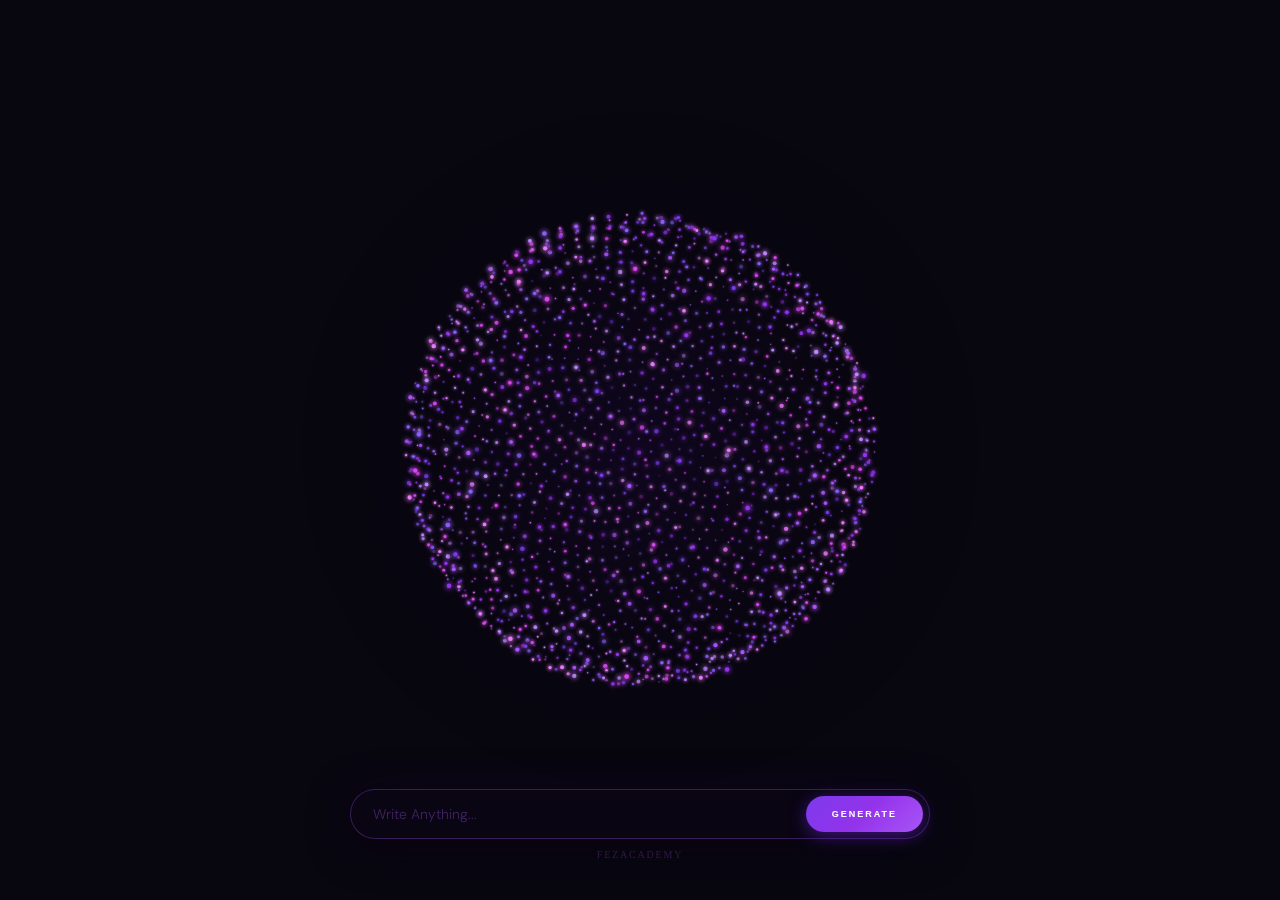
<file: 11/index.html>
<!DOCTYPE html>
<html lang="en">

<head>
    <meta charset="UTF-8" />
    <meta name="viewport" content="width=device-width, initial-scale=1.0" />
    <title>FEZAcademy</title>
    <link href="https://fonts.googleapis.com/css2?family=Syncopate:wght@700&family=DM+Sans:wght@200;300&display=swap"
        rel="stylesheet">
    <style>
        *,
        *::before,
        *::after {
            margin: 0;
            padding: 0;
            box-sizing: border-box
        }

        html,
        body {
            width: 100%;
            height: 100%;
            background: #08060f;
            overflow: hidden
        }

        canvas {
            position: fixed;
            inset: 0;
            z-index: 1;
            display: block
        }

        #input-area {
            position: fixed;
            bottom: 40px;
            left: 50%;
            transform: translateX(-50%);
            z-index: 10;
            width: min(580px, calc(100vw - 40px));
            display: flex;
            flex-direction: column;
            gap: 10px;
            align-items: center;
        }

        .bar {
            width: 100%;
            display: flex;
            align-items: center;
            gap: 10px;
            background: rgba(10, 6, 20, 0.75);
            border: 1px solid rgba(168, 85, 247, 0.3);
            border-radius: 60px;
            padding: 6px 6px 6px 22px;
            backdrop-filter: blur(20px);
            -webkit-backdrop-filter: blur(20px);
            box-shadow: 0 8px 40px rgba(0, 0, 0, .5), 0 0 50px rgba(107, 33, 212, .1);
            transition: border-color .3s, box-shadow .3s;
        }

        .bar:focus-within {
            border-color: rgba(168, 85, 247, .6);
            box-shadow: 0 8px 40px rgba(0, 0, 0, .5), 0 0 70px rgba(107, 33, 212, .25);
        }

        #prompt {
            flex: 1;
            background: none;
            border: none;
            outline: none;
            font-family: 'DM Sans', sans-serif;
            font-weight: 300;
            font-size: 14px;
            color: rgba(240, 230, 255, .95);
            caret-color: #c084fc;
        }

        #prompt::placeholder {
            color: rgba(168, 85, 247, .35)
        }

        #gen-btn {
            flex-shrink: 0;
            border: none;
            border-radius: 50px;
            padding: 13px 26px;
            background: linear-gradient(135deg, #7c3aed, #9333ea, #a855f7);
            font-family: 'Syncopate', sans-serif;
            font-size: 9px;
            font-weight: 700;
            letter-spacing: .22em;
            color: #fff;
            text-transform: uppercase;
            box-shadow: 0 4px 18px rgba(107, 33, 212, .55);
            transition: transform .18s, box-shadow .2s;
            cursor: pointer;
            min-width: 115px;
        }

        #gen-btn:hover {
            transform: scale(1.04);
            box-shadow: 0 6px 28px rgba(107, 33, 212, .8)
        }

        #gen-btn:active {
            transform: scale(.97)
        }

        #gen-btn:disabled {
            opacity: .5;
            pointer-events: none;
            animation: glow 1s infinite
        }

        @keyframes glow {

            0%,
            100% {
                box-shadow: 0 4px 18px rgba(107, 33, 212, .55)
            }

            50% {
                box-shadow: 0 0 50px rgba(168, 85, 247, .9)
            }
        }

        .hint {
            font-size: 10px;
            letter-spacing: .18em;
            color: rgba(168, 85, 247, .3);
            text-transform: uppercase;
            transition: opacity .4s
        }

        .hint.hidden {
            opacity: 0;
            pointer-events: none
        }

        #reset-btn {
            position: fixed;
            top: 32px;
            right: 32px;
            z-index: 20;
            background: none;
            border: 1px solid rgba(168, 85, 247, .2);
            border-radius: 40px;
            padding: 9px 18px;
            font-family: 'Syncopate', sans-serif;
            font-size: 8px;
            font-weight: 700;
            letter-spacing: .2em;
            color: rgba(168, 85, 247, .5);
            text-transform: uppercase;
            cursor: pointer;
            transition: all .2s;
            opacity: 0;
            pointer-events: none;
        }

        #reset-btn.show {
            opacity: 1;
            pointer-events: all
        }

        #reset-btn:hover {
            border-color: rgba(168, 85, 247, .6);
            color: #c084fc
        }
    </style>
</head>

<body>
    <canvas id="canvas"></canvas>

    <div id="input-area">
        <div class="bar">
            <input id="prompt" type="text" placeholder="Write Anything..." autocomplete="off" maxlength="18" />
            <button id="gen-btn" onclick="generate()">Generate</button>
        </div>
        <div class="hint" id="hint">FEZAcademy</div>
    </div>
    <button id="reset-btn" onclick="resetSphere()">↩ Reset</button>

    <script>
        const canvas = document.getElementById('canvas');
        const ctx = canvas.getContext('2d');
        let W, H;
        function resize() { W = canvas.width = window.innerWidth; H = canvas.height = window.innerHeight; }
        window.addEventListener('resize', resize); resize();

        // ─────────────────────────────────────────
        const NUM = 1800;
        const palette = ['#7c3aed', '#9333ea', '#a855f7', '#c084fc', '#e879f9', '#8b5cf6', '#d946ef'];

        // Unit sphere positions
        function makeSphere(n) {
            const a = [];
            for (let i = 0; i < n; i++) {
                const phi = Math.acos(1 - 2 * (i + .5) / n);
                const th = Math.PI * (1 + Math.sqrt(5)) * i;
                a.push([Math.sin(phi) * Math.cos(th), Math.sin(phi) * Math.sin(th), Math.cos(phi)]);
            }
            return a;
        }
        const spherePts = makeSphere(NUM);

        // Sample pixel positions from word, returns canvas-space coords
        function sampleText(word, count) {
            const OW = 2000, OH = 600;
            const oc = document.createElement('canvas');
            oc.width = OW; oc.height = OH;
            const c = oc.getContext('2d');

            let fs = 280;
            c.font = `700 ${fs}px Syncopate, sans-serif`;
            while (c.measureText(word).width > OW * 0.92 && fs > 40) {
                fs -= 4;
                c.font = `700 ${fs}px Syncopate, sans-serif`;
            }

            c.clearRect(0, 0, OW, OH);
            c.fillStyle = '#fff';
            c.textAlign = 'center'; c.textBaseline = 'middle';
            c.fillText(word, OW / 2, OH / 2);

            const data = c.getImageData(0, 0, OW, OH).data;

            const step = 4;
            const pool = [];
            for (let y = 0; y < OH; y += step) {
                for (let x = 0; x < OW; x += step) {
                    if (data[(y * OW + x) * 4 + 3] > 80) pool.push([x, y]);
                }
            }

            for (let i = pool.length - 1; i > 0; i--) {
                const j = Math.floor(Math.random() * (i + 1));
                [pool[i], pool[j]] = [pool[j], pool[i]];
            }

            let x0 = OW, x1 = 0, y0 = OH, y1 = 0;
            for (const [x, y] of pool) {
                if (x < x0) x0 = x; if (x > x1) x1 = x;
                if (y < y0) y0 = y; if (y > y1) y1 = y;
            }
            const tw = x1 - x0, th = y1 - y0;

            const availW = W * 0.82;
            const availH = H * 0.40;
            const sc = Math.min(availW / tw, availH / th);

            return pool.slice(0, count).map(([x, y]) => ({
                wx: W / 2 + (x - x0 - tw / 2) * sc,
                wy: H / 2 + (y - y0 - th / 2) * sc
            }));
        }

        // ─────────────────────────────────────────
        // Particles
        const P = [];
        for (let i = 0; i < NUM; i++) {
            const [hx, hy, hz] = spherePts[i];
            const R = Math.min(W, H) * 0.23;
            P.push({
                x: W / 2 + hx * R, y: H / 2 + hy * R,
                hx, hy, hz,
                tx: null, ty: null,
                phase: Math.random() * Math.PI * 2,
                spd: 0.5 + Math.random() * 0.7,
                sz: 0.7 + Math.random() * 1.6,
                color: palette[Math.floor(Math.random() * palette.length)],
                prog: 0,
                state: 'sphere' // sphere | morphing | text
            });
        }

        let ry = 0, rx = .15, mRY = 0, mRX = 0, cRY = 0, cRX = 0;
        let textMode = false, t = 0;

        document.addEventListener('mousemove', e => {
            if (textMode) return;
            mRY = (e.clientX / W - .5) * .55;
            mRX = (e.clientY / H - .5) * -.28;
        });

        function proj(nx, ny, nz) {
            const cy = Math.cos(ry), sy = Math.sin(ry);
            let x = nx * cy + nz * sy, z = -nx * sy + nz * cy;
            const cx = Math.cos(rx), sx = Math.sin(rx);
            const y2 = ny * cx - z * sx, z2 = ny * sx + z * cx;
            const f = 2.2 / (2.2 + z2);
            const R = Math.min(W, H) * 0.23;
            return { sx: W / 2 + x * R * f, sy: H / 2 + y2 * R * f, sc: f };
        }

        function ease(t) { return t < .5 ? 4 * t * t * t : 1 - Math.pow(-2 * t + 2, 3) / 2 }

        function draw(ts) {
            requestAnimationFrame(draw);
            t = ts * .001;
            cRY += (mRY - cRY) * .05; cRX += (mRX - cRX) * .05;
            ry = t * .16 + cRY; rx = .15 + cRX;

            ctx.clearRect(0, 0, W, H);

            // bg glow
            const g = ctx.createRadialGradient(W / 2, H / 2, 0, W / 2, H / 2, Math.min(W, H) * .38);
            g.addColorStop(0, 'rgba(55,10,110,.18)');
            g.addColorStop(1, 'rgba(0,0,0,0)');
            ctx.fillStyle = g; ctx.fillRect(0, 0, W, H);

            for (const p of P) {
                let px, py, alpha;

                if (p.state === 'sphere') {
                    const w = Math.sin(p.phase + t * p.spd) * .018;
                    const { sx, sy, sc } = proj(p.hx * (1 + w), p.hy * (1 + w), p.hz);
                    px = sx; py = sy;
                    alpha = (0.3 + 0.7 * Math.abs(Math.sin(p.phase + t))) * sc;

                } else if (p.state === 'morphing') {
                    p.prog = Math.min(1, p.prog + 0.018);
                    if (p.prog < 0) { px = null; }
                    else {
                        const e = ease(Math.max(0, p.prog));
                        const { sx, sy } = proj(p.hx, p.hy, p.hz);
                        px = sx + (p.tx - sx) * e;
                        py = sy + (p.ty - sy) * e;
                        p.x = px; p.y = py;
                        alpha = 0.35 + 0.65 * Math.max(0, p.prog);
                        if (p.prog >= 1) p.state = 'text';
                    }
                } else {
                    px = p.x + Math.sin(p.phase + t * p.spd) * .9;
                    py = p.y + Math.cos(p.phase + t * p.spd * .9) * .9;
                    alpha = 0.55 + 0.45 * Math.abs(Math.sin(p.phase + t * .6));
                }

                if (!px || !py) continue;

                const sz = p.sz * (0.9 + 0.12 * Math.sin(p.phase + t));
                ctx.save();
                ctx.globalAlpha = Math.min(1, alpha * .6);
                const gr = ctx.createRadialGradient(px, py, 0, px, py, sz * 4);
                gr.addColorStop(0, p.color); gr.addColorStop(1, 'transparent');
                ctx.fillStyle = gr;
                ctx.beginPath(); ctx.arc(px, py, sz * 4, 0, Math.PI * 2); ctx.fill();
                ctx.globalAlpha = Math.min(1, alpha);
                ctx.fillStyle = p.color;
                ctx.beginPath(); ctx.arc(px, py, sz, 0, Math.PI * 2); ctx.fill();
                ctx.restore();
            }
        }
        requestAnimationFrame(draw);

        // ─────────────────────────────────────────
        function generate() {
            const word = document.getElementById('prompt').value.trim();
            if (!word) { document.getElementById('prompt').focus(); return; }

            const btn = document.getElementById('gen-btn');
            btn.disabled = true; btn.textContent = 'Forming…';
            textMode = true;

            const targets = sampleText(word, NUM);

            for (let i = 0; i < NUM; i++) {
                const p = P[i];
                if (i < targets.length) {
                    p.tx = targets[i].wx;
                    p.ty = targets[i].wy;
                    p.prog = -(i / NUM) * 0.45; // stagger
                    p.state = 'morphing';
                } else {
                    p.state = 'sphere';
                }
            }

            setTimeout(() => {
                btn.disabled = false; btn.textContent = 'Generate';
                document.getElementById('hint').classList.add('hidden');
                document.getElementById('reset-btn').classList.add('show');
            }, 1400);
        }

        function resetSphere() {
            textMode = false; mRY = 0; mRX = 0;
            const R = Math.min(W, H) * 0.23;
            for (const p of P) {
                p.state = 'sphere'; p.prog = 0; p.tx = null; p.ty = null;
                p.x = W / 2 + p.hx * R; p.y = H / 2 + p.hy * R;
            }
            document.getElementById('prompt').value = '';
            document.getElementById('hint').classList.remove('hidden');
            document.getElementById('reset-btn').classList.remove('show');
        }

        document.addEventListener('keydown', e => {
            if (e.key === 'Enter' && document.activeElement.id === 'prompt') generate();
            if (e.key === 'Escape') resetSphere();
        });
    </script>
</body>

</html>
</file>
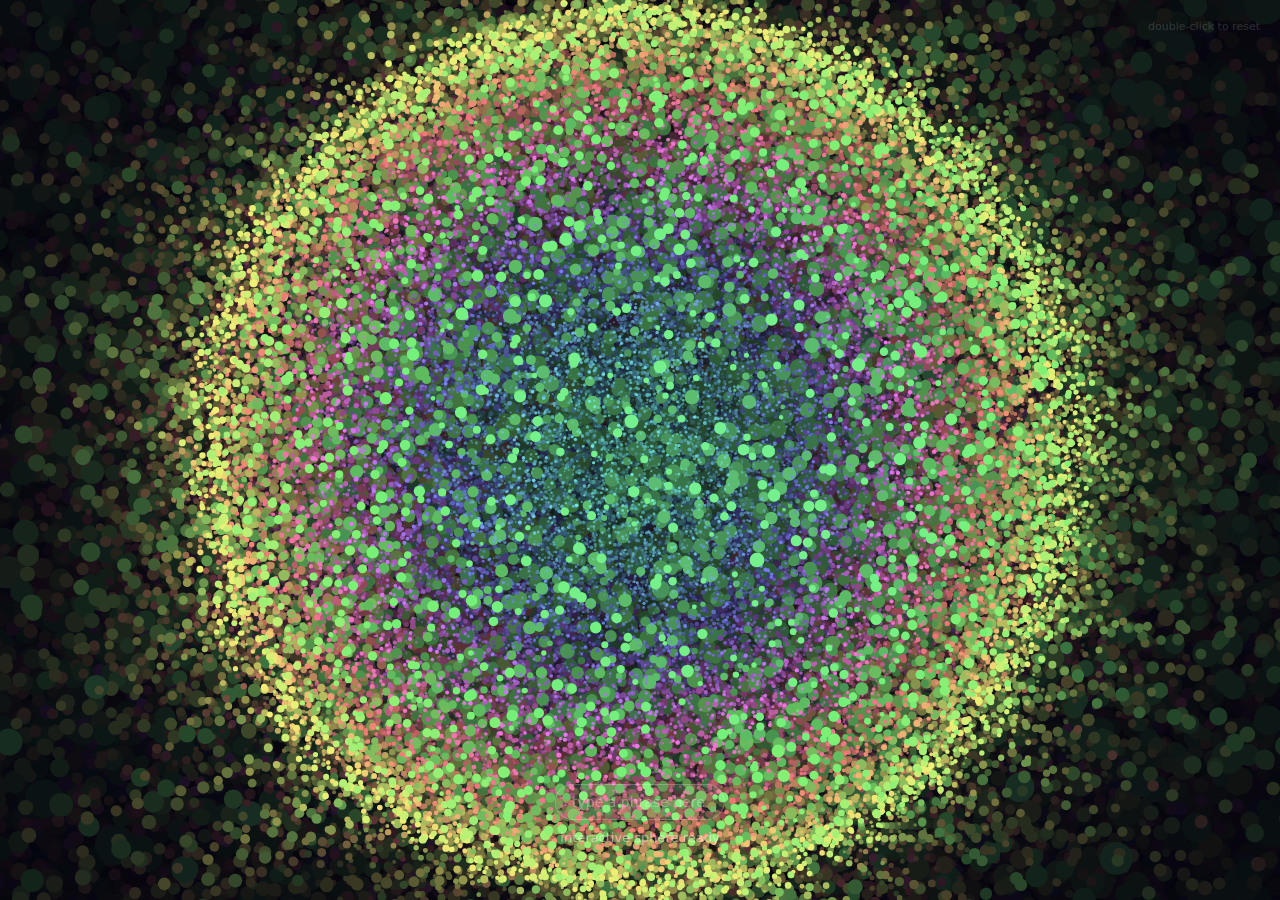
<file: ParticleText v2/index.html>
<!DOCTYPE html>
<html lang="en">

<head>
    <meta charset="UTF-8">
    <meta name="viewport" content="width=device-width, initial-scale=1.0">
    <title>Particle Word Voice</title>
    <style>
        * {
            margin: 0;
            padding: 0;
            box-sizing: border-box;
        }

        body {
            background: #05050f;
            overflow: hidden;
            height: 100vh;
            width: 100vw;
        }

        #pw-canvas {
            position: fixed;
            inset: 0;
            width: 100%;
            height: 100%;
            cursor: none;
        }

        #pw-ui {
            position: fixed;
            bottom: 32px;
            left: 50%;
            transform: translateX(-50%);
            display: flex;
            flex-direction: column;
            align-items: center;
            gap: 10px;
            z-index: 10;
        }

        #pw-btn {
            background: rgba(255, 255, 255, 0.08);
            border: 0.5px solid rgba(255, 255, 255, 0.25);
            color: #fff;
            padding: 11px 28px;
            border-radius: 50px;
            font-size: 15px;
            cursor: pointer;
            font-family: system-ui, sans-serif;
            letter-spacing: 0.03em;
            transition: background 0.2s, border-color 0.2s;
        }

        #pw-btn:hover {
            background: rgba(255, 255, 255, 0.14);
            border-color: rgba(255, 255, 255, 0.4);
        }

        #pw-btn.listening {
            background: rgba(220, 50, 50, 0.25);
            border-color: rgba(220, 80, 80, 0.7);
            animation: pw-pulse 1s ease-in-out infinite;
        }

        @keyframes pw-pulse {

            0%,
            100% {
                box-shadow: 0 0 0 0 rgba(220, 50, 50, 0.35);
            }

            50% {
                box-shadow: 0 0 0 8px rgba(220, 50, 50, 0);
            }
        }

        #pw-status {
            color: rgba(255, 255, 255, 0.45);
            font-size: 13px;
            font-family: system-ui, sans-serif;
            text-align: center;
            white-space: nowrap;
        }

        #pw-tip {
            color: rgba(255, 255, 255, 0.2);
            font-size: 11px;
            font-family: system-ui, sans-serif;
            opacity: 0;
            transition: opacity 0.5s;
        }

        #pw-input-zone {
            display: flex;
            gap: 8px;
            align-items: center;
        }

        #pw-input {
            background: rgba(255, 255, 255, 0.07);
            border: 0.5px solid rgba(255, 255, 255, 0.2);
            color: #fff;
            padding: 9px 16px;
            border-radius: 50px;
            font-size: 14px;
            outline: none;
            width: 170px;
            font-family: system-ui, sans-serif;
        }

        #pw-input::placeholder {
            color: rgba(255, 255, 255, 0.3);
        }

        #pw-input:focus {
            border-color: rgba(255, 255, 255, 0.4);
        }

        #pw-go {
            background: rgba(255, 255, 255, 0.08);
            border: 0.5px solid rgba(255, 255, 255, 0.25);
            color: #fff;
            padding: 9px 18px;
            border-radius: 50px;
            font-size: 13px;
            cursor: pointer;
            font-family: system-ui, sans-serif;
        }

        #pw-go:hover {
            background: rgba(255, 255, 255, 0.15);
        }

        #pw-hint {
            position: fixed;
            top: 20px;
            right: 20px;
            color: rgba(255, 255, 255, 0.15);
            font-size: 11px;
            font-family: system-ui, sans-serif;
            display: flex;
            align-items: center;
            gap: 8px;
        }

        #pw-transcript {
            margin-bottom: 12px;
            color: rgba(255, 255, 255, 0.85);
            font-family: inherit;
            font-size: 18px;
            font-weight: 500;
            text-align: center;
            max-width: 400px;
            text-shadow: 0 0 10px rgba(0,0,0,0.5);
            min-height: 1.5em;
            line-height: 1.4;
        }
    </style>
</head>

<body>

    <canvas id="pw-canvas"></canvas>

    <div id="pw-ui">
        <div id="pw-transcript"></div>
        <div id="pw-input-zone">
            <input id="pw-input" type="text" placeholder="type a phrase here..." maxlength="100" />
        </div>
        <div id="pw-status">interactive sphere ready</div>
        <div id="pw-tip">move cursor over word to repel &bull; double-click to reset</div>
    </div>

    <div id="pw-hint">
        <span>double-click to reset</span>
    </div>

    <script>
        (function () {

            /* ─── Canvas setup ─────────────────────────────────────────────── */
            const canvas = document.getElementById('pw-canvas');
            const ctx = canvas.getContext('2d');
            const statusEl = document.getElementById('pw-status');
            const tipEl = document.getElementById('pw-tip');
            const pwInput = document.getElementById('pw-input');
            const transcriptEl = document.getElementById('pw-transcript');

            let W, H, CX, CY, dpr;

            function resize() {
                dpr = window.devicePixelRatio || 1;
                W = window.innerWidth;
                H = window.innerHeight;
                CX = W / 2;
                CY = H / 2;
                canvas.width = W * dpr;
                canvas.height = H * dpr;
                canvas.style.width = W + 'px';
                canvas.style.height = H + 'px';
                ctx.scale(dpr, dpr);
                if (appState === 0) initSphereTargets();
            }

            let audioLevel = 0; // Disabled feature

            /* ─── Particle data (Float32Arrays for zero-GC perf) ───────────── */
            const N = 10000; // Ultra-high resolution for maximum clarity
            const px = new Float32Array(N);  // position x
            const py = new Float32Array(N);  // position y
            const pz = new Float32Array(N);  // position z
            const vx = new Float32Array(N);  // velocity x
            const vy = new Float32Array(N);  // velocity y
            const vz = new Float32Array(N);  // velocity z
            const tx = new Float32Array(N);  // target x
            const ty = new Float32Array(N);  // target y
            const tz = new Float32Array(N);  // target z
            const ox = new Float32Array(N);  // sphere-home x
            const oy = new Float32Array(N);  // sphere-home y
            const oz = new Float32Array(N);  // sphere-home z
            const hue = new Float32Array(N);  // per-particle hue
            const phase = new Float32Array(N);  // per-particle wobble phase

            /* ─── State ─────────────────────────────────────────────────────── */
            // 0 = sphere | 1 = forming word | 2 = word + repel active
            let appState = 0;
            let mouseX = -9999;
            let mouseY = -9999;
            let t = 0;

            const REPEL_RADIUS = 100;   // px — cursor influence radius
            const REPEL_FORCE = 8;    // strength of repulsion
            const PHI = Math.PI * (1 + Math.sqrt(5)); // golden angle

            let rotX = 0, rotY = 0;
            const FOV = 550;
            const CAMERA_Z = 600;

            /* ─── Fibonacci sphere distribution (3D) ────────────────────────── */
            function initSphereTargets() {
                const baseDim = Math.min(W, H);
                // Make sphere smaller on big screens for better aesthetics
                const R = baseDim > 1200 ? baseDim * 0.28 : baseDim * 0.42; 
                for (let i = 0; i < N; i++) {
                    const polar = Math.acos(1 - 2 * (i + 0.5) / N);
                    const azim = PHI * i;

                    ox[i] = Math.sin(polar) * Math.cos(azim) * R;
                    oy[i] = Math.sin(polar) * Math.sin(azim) * R;
                    oz[i] = Math.cos(polar) * R;

                    tx[i] = ox[i];
                    ty[i] = oy[i];
                    tz[i] = oz[i];
                }
            }

            /* ─── Particle initialisation ───────────────────────────────────── */
            function initParticles() {
                for (let i = 0; i < N; i++) {
                    // scatter randomly in 3D volume
                    px[i] = (Math.random() - 0.5) * W * 2;
                    py[i] = (Math.random() - 0.5) * H * 2;
                    pz[i] = (Math.random() - 0.5) * 1000;
                    vx[i] = vy[i] = vz[i] = 0;
                    hue[i] = (i / N) * 320 + 170;
                    phase[i] = Math.random() * Math.PI * 2;
                }
            }

            /* ─── Sample pixel positions from rendered text ─────────────────── */
            function sampleTextPositions(phrase) {
                const cW = Math.floor(W);
                const cH = Math.floor(H);
                const off = document.createElement('canvas');
                off.width = cW;
                off.height = cH;
                const c2 = off.getContext('2d');

                // Intelligent multi-line wrapping
                const words = phrase.split(' ');
                const lines = [];
                let currentLine = '';
                const maxChars = phrase.length > 25 ? 12 : 20;

                words.forEach(word => {
                    if ((currentLine + word).length > maxChars) {
                        lines.push(currentLine.trim());
                        currentLine = word + ' ';
                    } else {
                        currentLine += word + ' ';
                    }
                });
                lines.push(currentLine.trim());

                // Auto-scale font
                let fs = Math.min(cW * 0.72 / (maxChars * 0.5), cH * 0.50 / lines.length, 180);
                if (phrase.length > 30) fs *= 0.8;

                c2.fillStyle = '#fff';
                c2.font = `900 ${fs}px Arial Black, Arial, sans-serif`;
                c2.textAlign = 'center';
                c2.textBaseline = 'middle';

                const lineHeight = fs * 1.1;
                const startY = (cH / 2) - ((lines.length - 1) * lineHeight / 2);

                lines.forEach((line, i) => {
                    c2.fillText(line, cW / 2, startY + (i * lineHeight));
                });

                const data = c2.getImageData(0, 0, cW, cH).data;
                const pts = [];
                // Ultra-fine sampling for high accuracy
                const step = phrase.length > 30 ? 2 : 1; 

                for (let y = 0; y < cH; y += step) {
                    for (let x = 0; x < cW; x += step) {
                        if (data[(y * cW + x) * 4 + 3] > 120) {
                            // Add slight pixel-level jitter to targets to avoid "grid" look
                            pts.push(x - cW / 2 + (Math.random() - 0.5) * 0.8, y - cH / 2 + (Math.random() - 0.5) * 0.8);
                        }
                    }
                }

                for (let i = pts.length / 2 - 1; i > 0; i--) {
                    const j = Math.floor(Math.random() * (i + 1));
                    const ia = i * 2, ja = j * 2;
                    let tmp = pts[ia]; pts[ia] = pts[ja]; pts[ja] = tmp;
                    tmp = pts[ia + 1]; pts[ia + 1] = pts[ja + 1]; pts[ja + 1] = tmp;
                }

                return pts;
            }

            /* ─── Trigger word formation ────────────────────────────────────── */
            let formTimeout;
            function formWord(phrase, isInterim = false) {
                if (!phrase.trim()) return;
                
                appState = 1;
                tipEl.style.opacity = '0';
                statusEl.textContent = isInterim ? 'capturing...' : 'sentence active';

                const pts = sampleTextPositions(phrase);
                const pCount = pts.length / 2;

                for (let i = 0; i < N; i++) {
                    const idx = (i % pCount) * 2;
                    tx[i] = pts[idx];
                    ty[i] = pts[idx + 1];
                    tz[i] = 0; 
                }

                rotY = 0; 
                t = 0; // Reset internal time phase for consistency
                clearTimeout(formTimeout);
                if (!isInterim) {
                    formTimeout = setTimeout(() => {
                        appState = 2;
                        statusEl.textContent = 'move cursor to repel';
                        tipEl.style.opacity = '1';
                    }, 2000);
                }
            }

            /* ─── Physics update ────────────────────────────────────────────── */
            function update() {
                t += 0.005; 
                // Only rotate and jitter when in Sphere mode (appState 0)
                if (appState === 0) rotY += 0.006; 
                
                const jitter = appState === 0 ? 1.8 : 0; // Constant floating motion for sphere


                for (let i = 0; i < N; i++) {
                    let curTx = tx[i], curTy = ty[i], curTz = tz[i];

                    // Horizontal (Y-axis) rotation only
                    const cosY = Math.cos(rotY), sinY = Math.sin(rotY);

                    let targetX = curTx * cosY - curTz * sinY;
                    let targetY = curTy;
                    let targetZ = curTx * sinY + curTz * cosY;

                    // Restore dynamic movement ONLY for sphere
                    if (appState === 0) {
                        targetX += Math.sin(t * 8 + phase[i]) * jitter;
                        targetY += Math.cos(t * 9 + phase[i]) * jitter;
                        targetZ += Math.sin(t * 7 + phase[i] * 2) * jitter;
                    }

                    const sp = appState === 0 ? 0.02 : 0.022; // Smoother attraction for text
                    vx[i] += (targetX - px[i]) * sp;
                    vy[i] += (targetY - py[i]) * sp;
                    vz[i] += (targetZ - pz[i]) * sp;

                    // Repulsion (projected to approximate screenspace influence)
                    if (appState >= 1 && mouseX > 0) {
                        const scale = FOV / (FOV + pz[i] + CAMERA_Z);
                        const sx = px[i] * scale + CX;
                        const sy = py[i] * scale + CY;

                        const rdx = sx - mouseX;
                        const rdy = sy - mouseY;
                        const d2 = rdx * rdx + rdy * rdy;
                        if (d2 < REPEL_RADIUS * REPEL_RADIUS && d2 > 1) {
                            const d = Math.sqrt(d2);
                            const mag = REPEL_FORCE * (1 - d / REPEL_RADIUS) * 5;
                            vx[i] += (rdx / d) * mag;
                            vy[i] += (rdy / d) * mag;
                        }
                    }

                    vx[i] *= 0.82; // Higher friction to reduce bounce
                    vy[i] *= 0.82;
                    vz[i] *= 0.82;

                    px[i] += vx[i];
                    py[i] += vy[i];
                    pz[i] += vz[i];
                }
            }

            /* ─── Render ────────────────────────────────────────────────────── */
            function draw() {
                ctx.fillStyle = 'rgba(5,5,15,0.22)';
                ctx.fillRect(0, 0, W, H);

                // Sort particles briefly for basic transparency depth (every few frames or just partial?)
                // For perf, we skip full sorting since N=3000 is high for JS sort each frame.
                // Instead, use depth-based alpha and size.

                for (let i = 0; i < N; i++) {
                    const zPos = pz[i] + CAMERA_Z;
                    if (zPos < 10) continue;

                    const scale = FOV / zPos;
                    const sx = px[i] * scale + CX;
                    const sy = py[i] * scale + CY;

                    const spd = Math.sqrt(vx[i] * vx[i] + vy[i] * vy[i] + vz[i] * vz[i]);
                    let a = Math.min(1, (0.18 + spd * 0.1) * (scale * 0.65));
                    let size = (0.4 + spd * 0.12) * scale;
                    let h, s, l;

                    if (appState >= 1) {
                        // High-clarity mode for text: Neon Cyan/White
                        h = 190;
                        s = 90;
                        l = 85; 
                        a = Math.min(1, a * 1.5); // More opaque
                        size *= 0.9; // Slightly tighter particles
                    } else {
                        h = (hue[i] + t * 25) % 360;
                        s = 80;
                        l = 70;
                    }

                    ctx.beginPath();
                    ctx.arc(sx, sy, size, 0, 6.2832);
                    ctx.fillStyle = `hsla(${h}, ${s}%, ${l}%, ${a})`;
                    ctx.fill();
                }

                if (appState >= 1 && mouseX > 0) {
                    const r = REPEL_RADIUS;
                    const grd = ctx.createRadialGradient(mouseX, mouseY, 0, mouseX, mouseY, r);
                    grd.addColorStop(0, 'rgba(255,255,255,0.05)');
                    grd.addColorStop(1, 'rgba(255,255,255,0)');
                    ctx.beginPath();
                    ctx.arc(mouseX, mouseY, r, 0, 6.2832);
                    ctx.fillStyle = grd;
                    ctx.fill();
                }
            }

            /* ─── Main loop ─────────────────────────────────────────────────── */
            function loop() {
                update();
                draw();
                requestAnimationFrame(loop);
            }

            /* ─── Interaction ────────────────────────────────────────────────── */
            canvas.addEventListener('mousemove', e => { mouseX = e.clientX; mouseY = e.clientY; });
            canvas.addEventListener('mouseleave', () => { mouseX = -9999; mouseY = -9999; });
            canvas.addEventListener('dblclick', () => {
                appState = 0;
                initSphereTargets();
                statusEl.textContent = 'interactive sphere ready';
                tipEl.style.opacity = '0';
                pwInput.value = '';
                transcriptEl.textContent = '';
            });

            pwInput.addEventListener('input', () => {
                const s = pwInput.value.trim();
                if (s) { 
                    transcriptEl.textContent = s;
                    formWord(s, true); 
                } else {
                    transcriptEl.textContent = '';
                    initSphereTargets();
                }
            });

            /* ─── Boot ──────────────────────────────────────────────────────── */
            resize();
            initParticles();
            loop();

            window.addEventListener('resize', () => {
                ctx.resetTransform();
                resize();
            });

        })();
    </script>
</body>

</html>
</file>
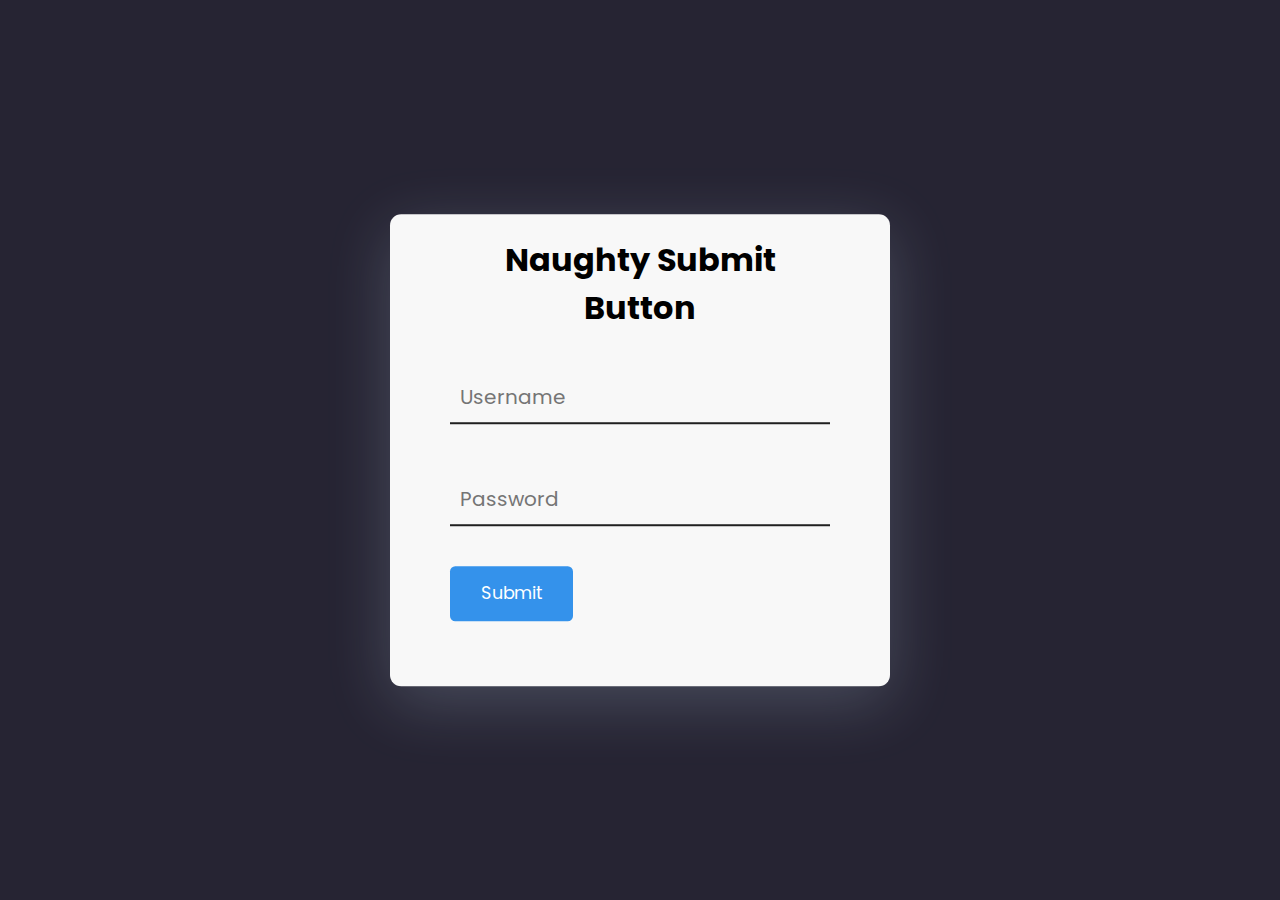
<file: 3/dist/index.html>
<!DOCTYPE html>
<html lang="en" >
<head>
  <meta charset="UTF-8">
  <title>CodePen - Naughty Login form</title>
  <link rel='stylesheet' href='https://fonts.googleapis.com/css2?family=Poppins:wght@400;600&amp;display=swap'><link rel="stylesheet" href="./style.css">

</head>
<body>
<!-- partial:index.partial.html -->
<div class="container">
        <h2>Naughty Submit Button</h2>
      <input type="text" placeholder="Username" id="username" />
      <input type="password" placeholder="Password" id="password" />
      <button id="submit">Submit</button>
      <p id="message-ref">Signed Up Successfully!</p>
    </div>
<!-- partial -->
  <script  src="./script.js"></script>

</body>
</html>
</file>
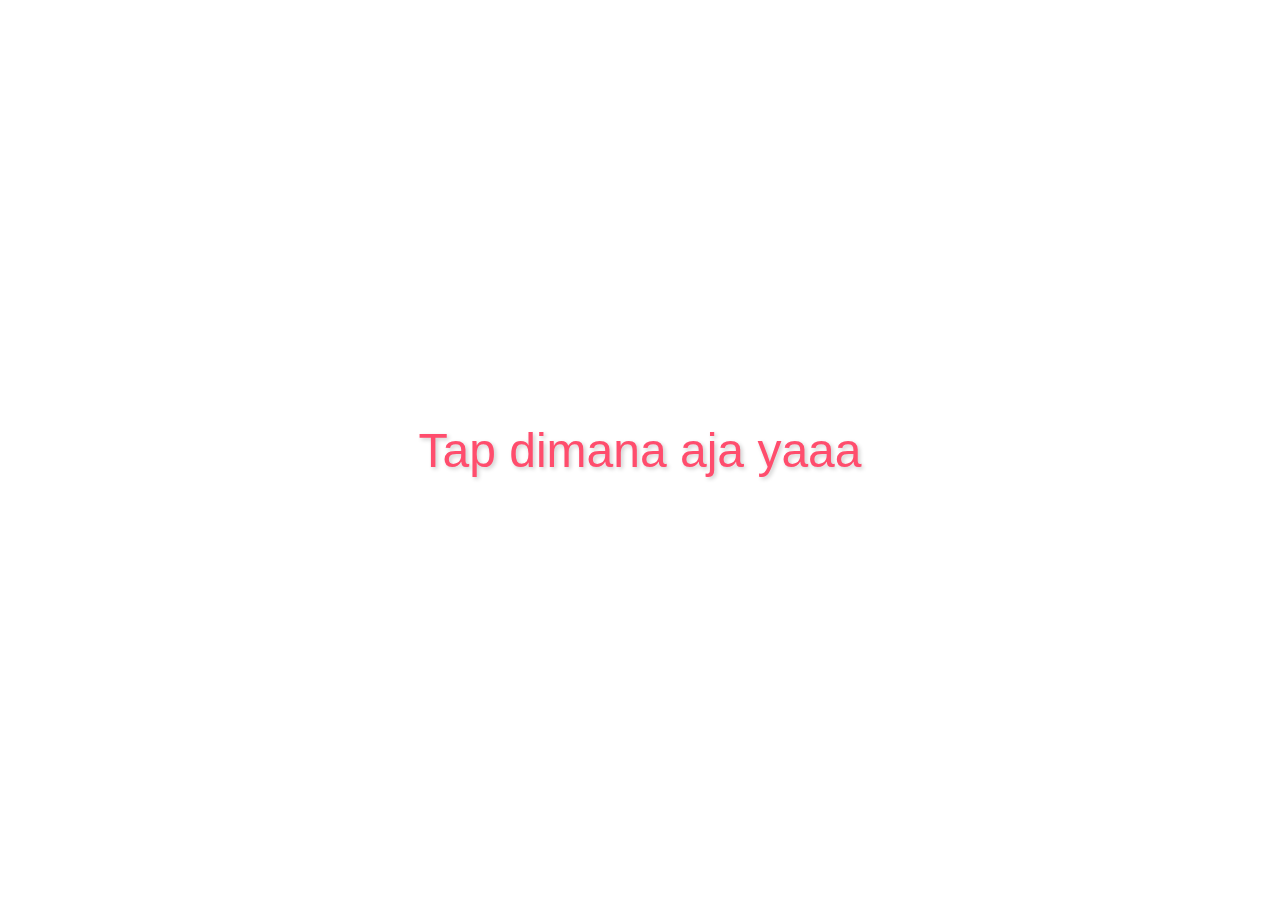
<file: coding-main - Copie/confess2/index.html>
<!DOCTYPE html>
<html lang="en">
<head>
    <meta charset="UTF-8">
    <meta name="viewport" content="width=device-width, initial-scale=1.0">
    <title>❤️</title>
    <link rel="stylesheet" href="styles/main.css">
<div class="wallpaper"></div>
    <div class="content">
    </div>
</head>
<body>
    <div class="bg_heart">
        <div class="message"></div>
        <a href="love.html" class="next-button">pencet aku</a>
    </div>

    <script src="https://code.jquery.com/jquery-3.6.0.min.js"></script>
    <script src="script/main.js"></script>
<script>
    function setupMusic() {
        const music = document.getElementById('backgroundMusic');
        
        const isMusicPlaying = localStorage.getItem('musicPlaying') === 'true';
        const musicCurrentTime = localStorage.getItem('musicCurrentTime') || 0;

        if (isMusicPlaying) {
            music.currentTime = parseFloat(musicCurrentTime);
        }

        music.addEventListener('play', () => {
            localStorage.setItem('musicPlaying', 'true');
        });

        music.addEventListener('pause', () => {
            localStorage.setItem('musicPlaying', 'false');
        });

        setInterval(() => {
            localStorage.setItem('musicCurrentTime', music.currentTime);
        }, 1000);

        document.addEventListener('click', function startMusic() {
            music.play().catch(error => {
                console.log('Autoplay prevented', error);
            });
            document.removeEventListener('click', startMusic);
        });
    }

        document.addEventListener('DOMContentLoaded', setupMusic);
</script>

<audio id="backgroundMusic" loop>
    <source src="assets/blue.mp3" type="audio/mpeg">
    Your browser does not support the audio element.
</script>
</body>
</html>
</file>
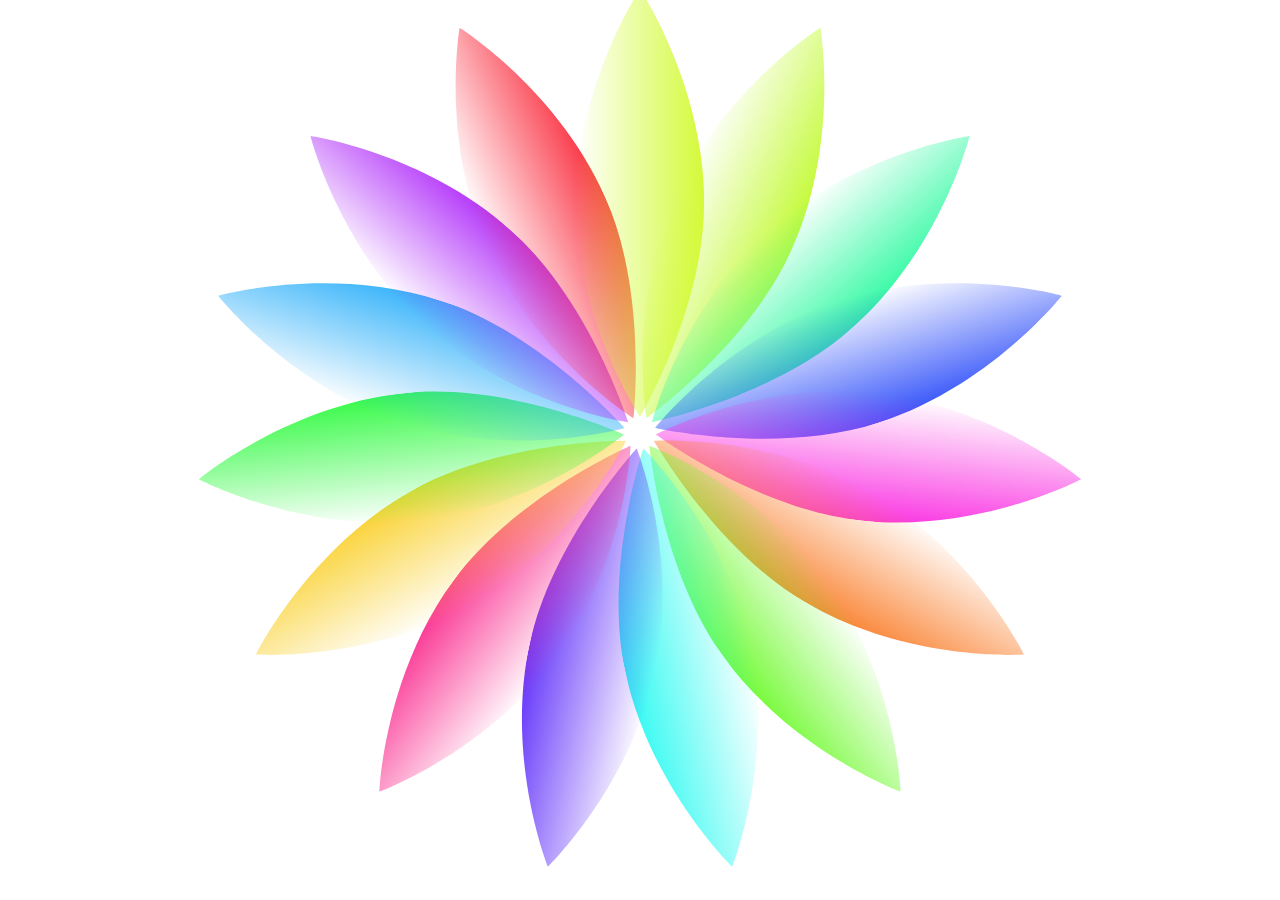
<file: coding-main - Copie/flower 2/index.html>
<!DOCTYPE html>
<html lang="en">
<head>
    <meta charset="UTF-8">
    <meta name="viewport" content="width=device-width, initial-scale=1.0">
    <link rel="stylesheet" href="style.css">
    <title>Flower</title>
</head>
<body>
    <div class="container">
        <svg viewBox="0 0 800 600" class="main-svg">
          <rect width="100%" height="100%" class="boundary"></rect>
          
          <linearGradient id="gradient-black-white">
              <stop stop-color="black" offset="0"/>
              <stop stop-color="white" offset="100%"/>
          </linearGradient>
          
          <mask id="petal-mask" maskunits="objectBoundingBox" maskcontentunits="objectBoundingBox">
              <rect y="0" width="1" height="1" fill="url(#gradient-black-white)"/>
          </mask>
          
          <symbol id="petal-shape">
              <path d="M60,400 C60,400 120,298.319352 120,200 C120,89.54305 60,0 60,0 C60,0 0,89.54305 0,200 C0,310.45695 60,400 60,400 Z" class="petal-element"></path>
          </symbol>
      
          <svg viewBox="0 10 120 800">
            <rect width="100%" height="100%" class="boundary"></rect>
            <g class="petals-group">
              <g class="petal-group">
                <use xlink:href="#petal-shape"/>
              </g>
              <g class="petal-group">
                <use xlink:href="#petal-shape"/>
              </g>
              <g class="petal-group">
                <use xlink:href="#petal-shape"/>
              </g>
              <g class="petal-group">
                <use xlink:href="#petal-shape"/>
              </g>
              <g class="petal-group">
                <use xlink:href="#petal-shape"/>
              </g>
              <g class="petal-group">
                <use xlink:href="#petal-shape"/>
              </g>
              <g class="petal-group">
                <use xlink:href="#petal-shape"/>
              </g>
              <g class="petal-group">
                <use xlink:href="#petal-shape"/>
              </g>
              <g class="petal-group">
                <use xlink:href="#petal-shape"/>
              </g>
              <g class="petal-group">
                <use xlink:href="#petal-shape"/>
              </g>
              <g class="petal-group">
                <use xlink:href="#petal-shape"/>
              </g>
              <g class="petal-group">
                <use xlink:href="#petal-shape"/>
              </g>
              <g class="petal-group">
                <use xlink:href="#petal-shape"/>
              </g>
              <g class="petal-group">
                <use xlink:href="#petal-shape"/>
              </g>
              <g class="petal-group">
                <use xlink:href="#petal-shape"/>
              </g>
            </g>
          </svg>
        </svg>
      </div>
</body>
</html>
</file>
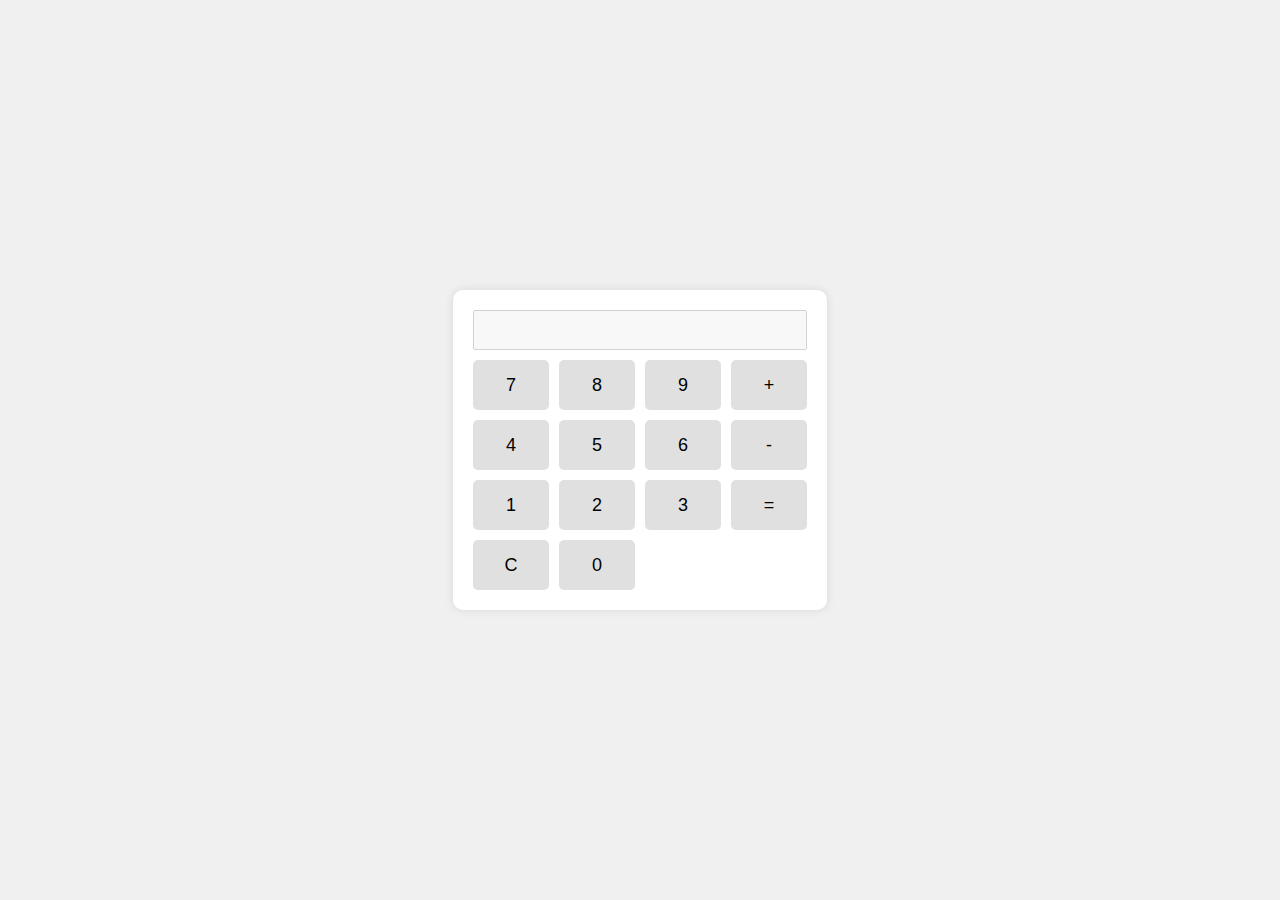
<file: coding-main - Copie/kalkulator 2/index.html>
<!DOCTYPE html>
<html lang="en">
<head>
    <meta charset="UTF-8">
    <meta name="viewport" content="width=device-width, initial-scale=1.0">
    <title>Calculator</title>
    <link rel="stylesheet" href="styles.css">
</head>
<body>
    <div class="calculator">
        <input type="text" id="display" disabled>
        <div class="buttons">
            <button onclick="appendToDisplay('7')">7</button>
            <button onclick="appendToDisplay('8')">8</button>
            <button onclick="appendToDisplay('9')">9</button>
            <button onclick="appendToDisplay('+')">+</button>
            <button onclick="appendToDisplay('4')">4</button>
            <button onclick="appendToDisplay('5')">5</button>
            <button onclick="appendToDisplay('6')">6</button>
            <button onclick="appendToDisplay('-')">-</button>
            <button onclick="appendToDisplay('1')">1</button>
            <button onclick="appendToDisplay('2')">2</button>
            <button onclick="appendToDisplay('3')">3</button>
            <button onclick="calculate()">=</button>
            <button onclick="clearDisplay()">C</button>
            <button onclick="appendToDisplay('0')">0</button>
        </div>
    </div>
    <script src="script.js"></script>
</body>
</html>
</file>
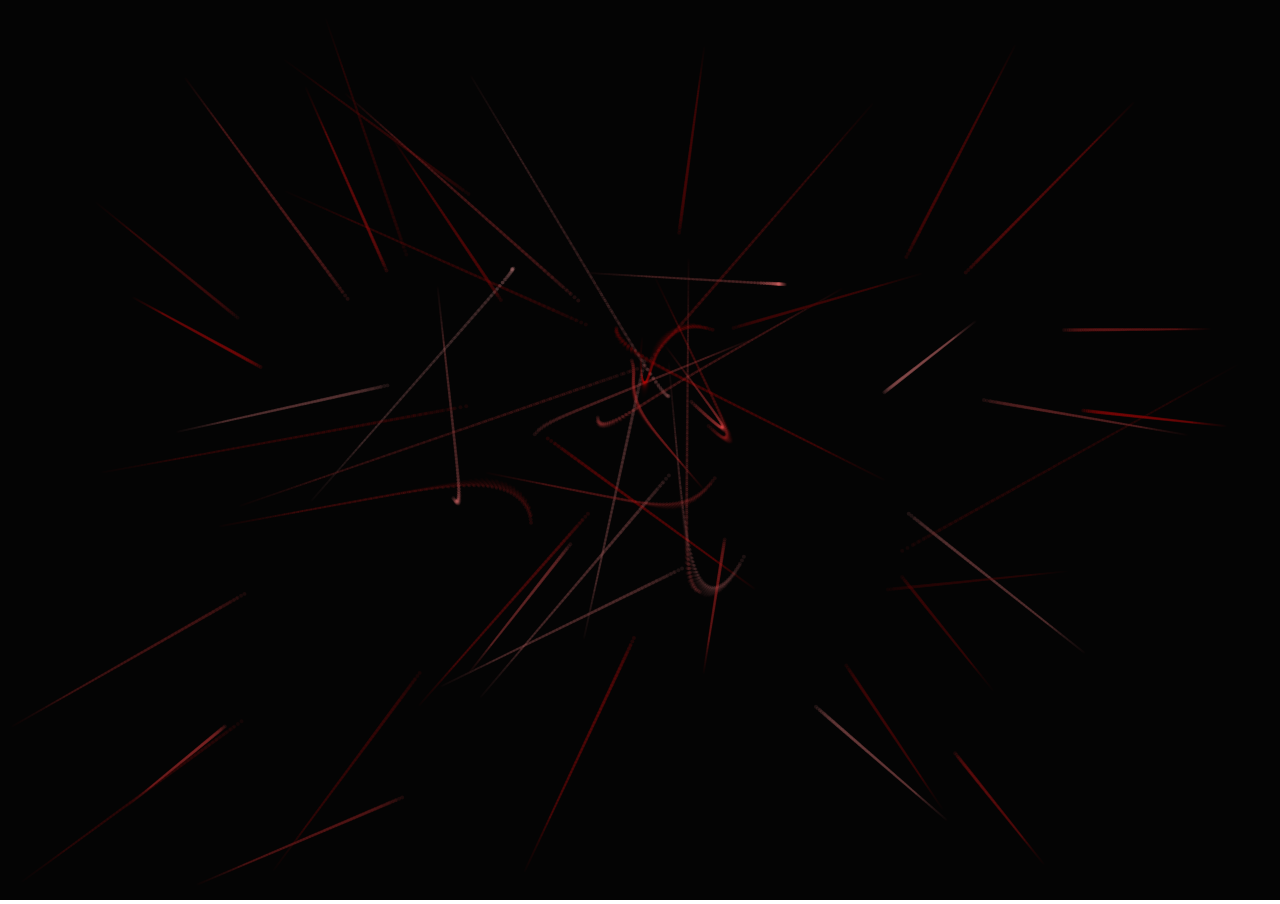
<file: coding-main - Copie/love10/index.html>
<!DOCTYPE html>
<html lang="en">
<head>
    <meta charset="UTF-8">
    <meta name="viewport" content="width=device-width, initial-scale=1.0">
    <title>heart</title>
    <link rel="stylesheet" href="style.css">
</head>
<body>
    <canvas id="alx"></canvas>
    <script src="script.js"></script>
</body>
</html>
</file>
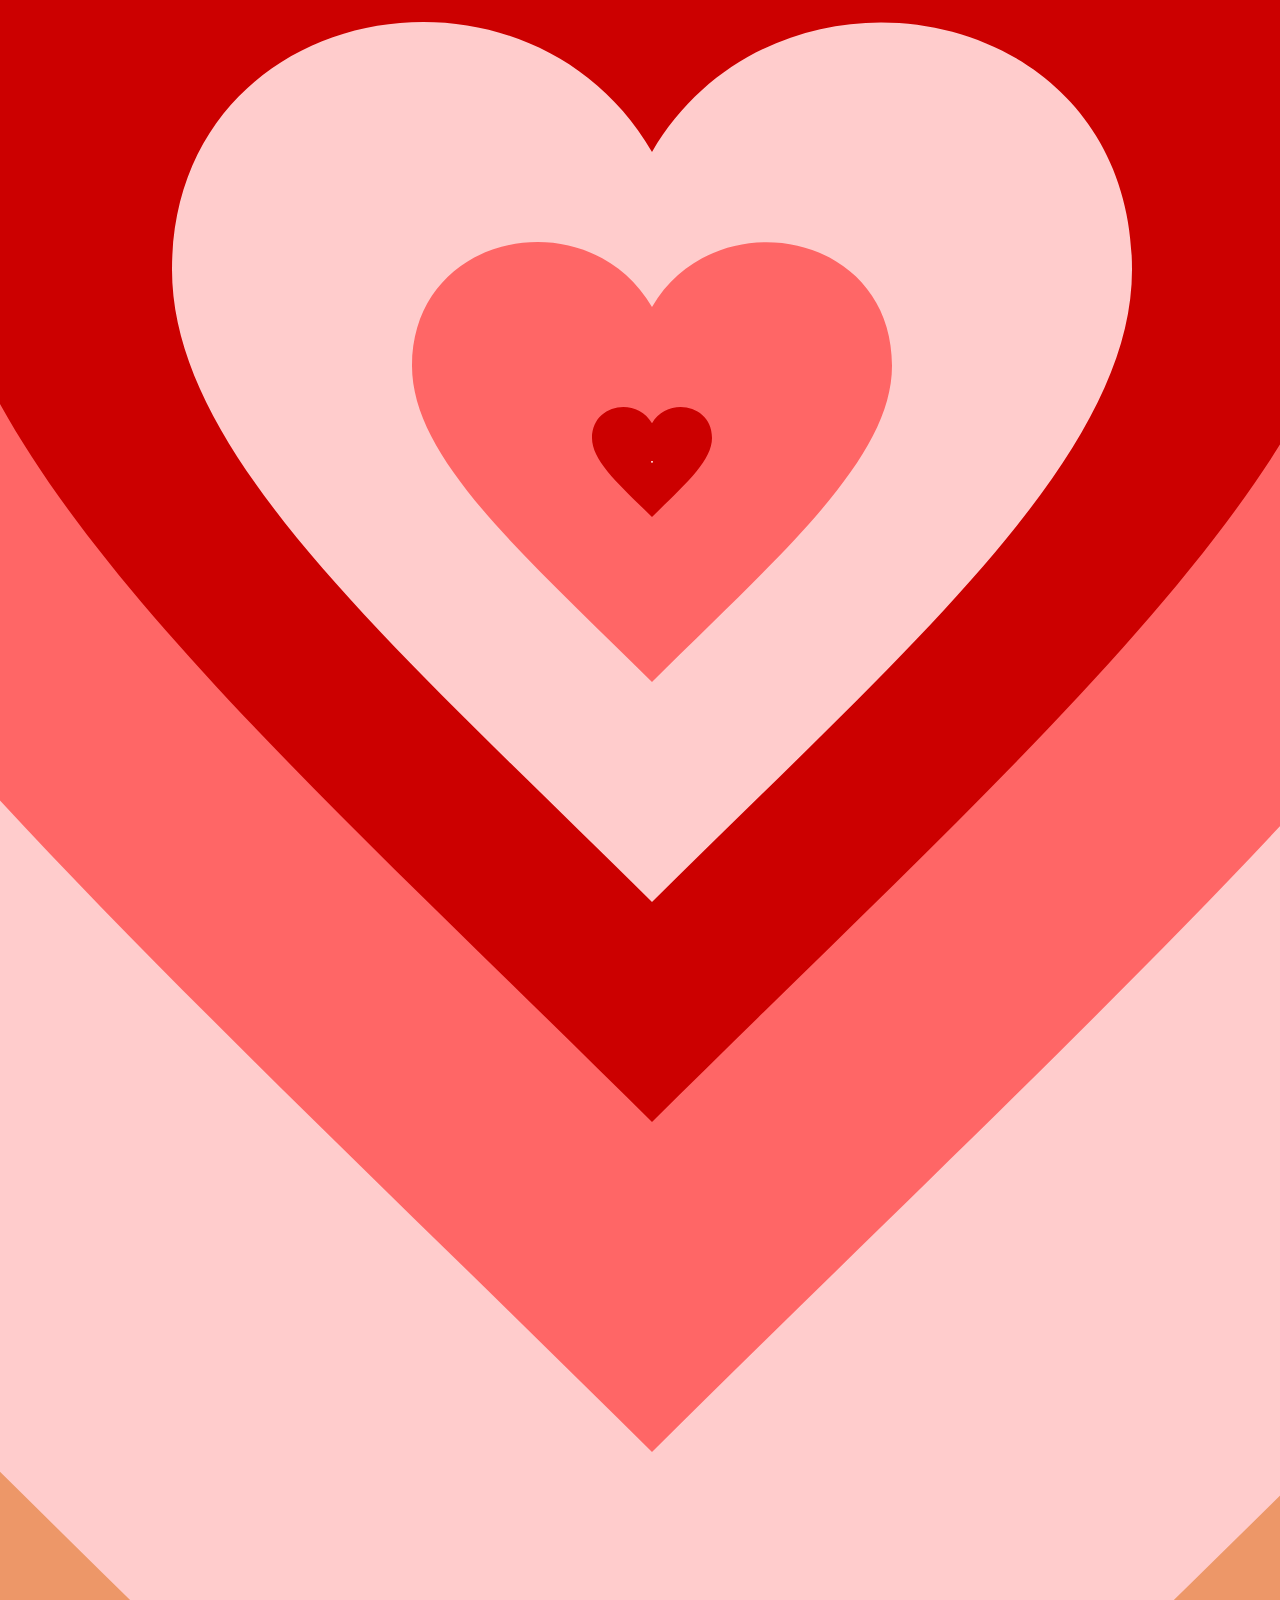
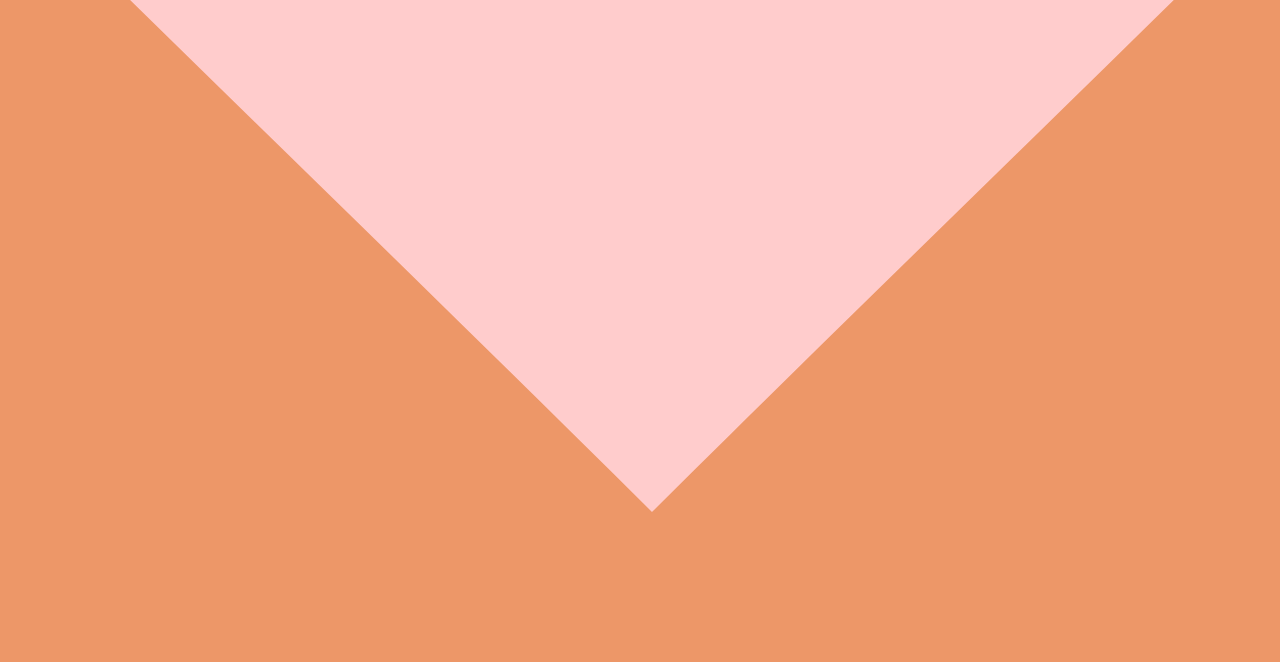
<file: coding-main - Copie/love12/index.html>
<!DOCTYPE html>
<html lang="en">
  <head>
    <meta charset="UTF-8" />
    <meta name="viewport" content="width=device-width, initial-scale=1.0" />
    <title>i love you</title>
    <link rel="stylesheet" href="styles.css" />
  </head>
  <body>
    <div class="heart h0"></div>
    <div class="heart h1"></div>
    <div class="heart h2"></div>
    <div class="heart h3"></div>
    <div class="heart h4"></div>
    <div class="heart h5"></div>
    <div class="heart h6"></div>
  </body>
</html>
</file>
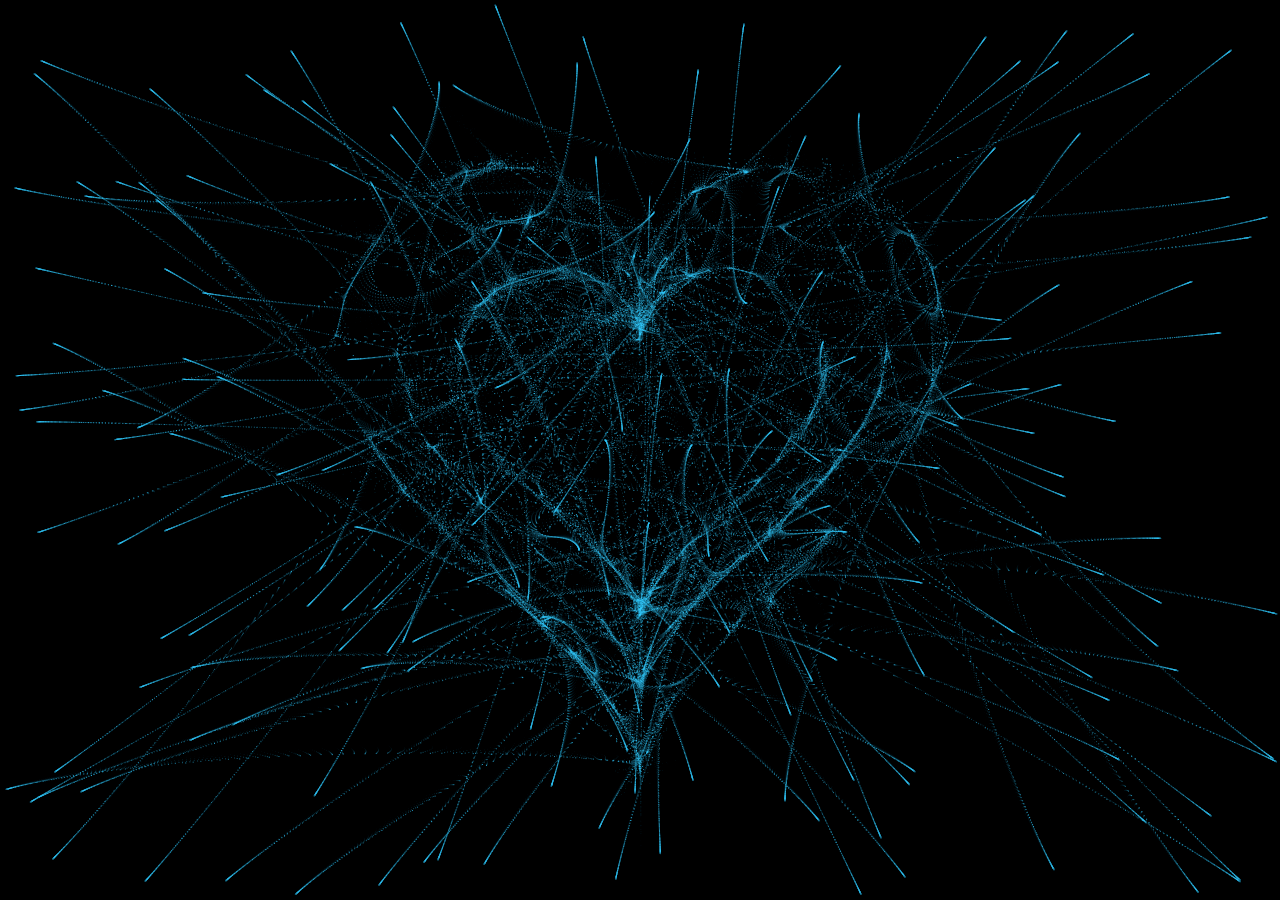
<file: coding-main - Copie/love14/index.html>
<!DOCTYPE html>
<html lang="en">
<head>
  <meta charset="UTF-8">
  <meta http-equiv="X-UA-Compatible" content="IE=edge">
  <meta name="viewport" content="width=device-width, initial-scale=1.0">
  <title>❤️</title>
  <style>
    canvas {
      position: absolute;
      left: 0;
      top: 0;
      width: 100%;
      height: 100%;
      background-color: rgba(0, 0, 0, 0.2);
    }
  </style>
</head>
<body>
  <canvas id="heart"></canvas>
  <script>
    window.requestAnimationFrame =
      window.__requestAnimationFrame ||
      window.requestAnimationFrame ||
      window.webkitRequestAnimationFrame ||
      window.mozRequestAnimationFrame ||
      window.oRequestAnimationFrame ||
      window.msRequestAnimationFrame ||
      (function () {
        return function (callback, element) {
          var lastTime = element.__lastTime || 0;
          var currTime = Date.now();
          var timeToCall = Math.max(1, 33 - (currTime - lastTime));
          window.setTimeout(callback, timeToCall);
          element.__lastTime = currTime + timeToCall;
        };
      })();

    window.isDevice = /android|webos|iphone|ipad|ipod|blackberry|iemobile|opera mini/i.test(
      (navigator.userAgent || navigator.vendor || window.opera).toLowerCase()
    );

    var loaded = false;

    var init = function () {
      if (loaded) return;
      loaded = true;
      var mobile = window.isDevice;
      var koef = mobile ? 0.5 : 1;
      var canvas = document.getElementById("heart");
      var ctx = canvas.getContext("2d");
      var width = (canvas.width = koef * innerWidth);
      var height = (canvas.height = koef * innerHeight);
      var rand = Math.random;

      ctx.fillStyle = "rgba(0,0,0,1)";
      ctx.fillRect(0, 0, width, height);

      var drawText = function () {
        ctx.font = "60px Arial"; 
        ctx.fillStyle = "lightblue";
        ctx.textAlign = "center";
        ctx.fillText("", width / 2, height / 2.2 + 400); 
      };

      var heartPosition = function (rad) {
        return [
          Math.pow(Math.sin(rad), 3),
          -(
            15 * Math.cos(rad) -
            5 * Math.cos(2 * rad) -
            2 * Math.cos(3 * rad) -
            Math.cos(4 * rad)
          ),
        ];
      };

      var scaleAndTranslate = function (pos, sx, sy, dx, dy) {
        return [dx + pos[0] * sx, dy + pos[1] * sy];
      };

      window.addEventListener("resize", function () {
        width = canvas.width = koef * innerWidth;
        height = canvas.height = koef * innerHeight;
        ctx.fillStyle = "rgba(0,0,0,1)";
        ctx.fillRect(0, 0, width, height);
      });

      var traceCount = mobile ? 20 : 50;
      var pointsOrigin = [];
      var dr = mobile ? 0.3 : 0.1;
      for (var i = 0; i < Math.PI * 2; i += dr)
        pointsOrigin.push(scaleAndTranslate(heartPosition(i), 310, 19, 0, 0)); 
      for (var i = 0; i < Math.PI * 2; i += dr)
        pointsOrigin.push(scaleAndTranslate(heartPosition(i), 250, 15, 0, 0)); 
      for (var i = 0; i < Math.PI * 2; i += dr)
        pointsOrigin.push(scaleAndTranslate(heartPosition(i), 190, 11, 0, 0)); 

      var heartPointsCount = pointsOrigin.length;
      var targetPoints = [];

      var pulse = function (kx, ky) {
        for (var i = 0; i < pointsOrigin.length; i++) {
          targetPoints[i] = [
            kx * pointsOrigin[i][0] + width / 2,
            ky * pointsOrigin[i][1] + height / 2.2,
          ];
        }
      };

      var e = [];
      for (var i = 0; i < heartPointsCount; i++) {
        var x = rand() * width;
        var y = rand() * height;
        e[i] = {
          vx: 0,
          vy: 0,
          R: 2,
          speed: rand() + 5,
          q: ~~(rand() * heartPointsCount),
          D: 2 * (i % 2) - 1,
          force: 0.2 * rand() + 0.7,
          f: "rgba(51, 204, 255, 0.7)",
          trace: Array.from({ length: traceCount }, () => ({ x, y })),
        };
      }

      var config = { traceK: 0.4, timeDelta: 0.6 };
      var time = 0;

      var loop = function () {
        var n = -Math.cos(time);
        pulse((1 + n) * 0.5, (1 + n) * 0.5);
        time += (Math.sin(time) < 0 ? 9 : n > 0.8 ? 0.2 : 1) * config.timeDelta;

        ctx.fillStyle = "rgba(0,0,0,.1)";
        ctx.fillRect(0, 0, width, height);

        for (var i = e.length; i--; ) {
          var u = e[i];
          var q = targetPoints[u.q];
          var dx = u.trace[0].x - q[0];
          var dy = u.trace[0].y - q[1];
          var length = Math.sqrt(dx * dx + dy * dy);

          if (length < 10) {
            if (rand() > 0.95) {
              u.q = ~~(rand() * heartPointsCount);
            } else {
              if (rand() > 0.99) u.D *= -1;
              u.q = (u.q + u.D) % heartPointsCount;
              if (u.q < 0) u.q += heartPointsCount;
            }
          }

          u.vx += (-dx / length) * u.speed;
          u.vy += (-dy / length) * u.speed;
          u.trace[0].x += u.vx;
          u.trace[0].y += u.vy;
          u.vx *= u.force;
          u.vy *= u.force;

          for (var k = 0; k < u.trace.length - 1; k++) {
            var T = u.trace[k];
            var N = u.trace[k + 1];
            N.x -= config.traceK * (N.x - T.x);
            N.y -= config.traceK * (N.y - T.y);
          }

          ctx.fillStyle = u.f;
          u.trace.forEach((t) => ctx.fillRect(t.x, t.y, 1, 1));
        }

        drawText();
        window.requestAnimationFrame(loop, canvas);
      };

      loop();
    };

    var s = document.readyState;
    if (s === "complete" || s === "loaded" || s === "interactive") init();
    else document.addEventListener("DOMContentLoaded", init);
  </script>
</body>
</html>
</file>
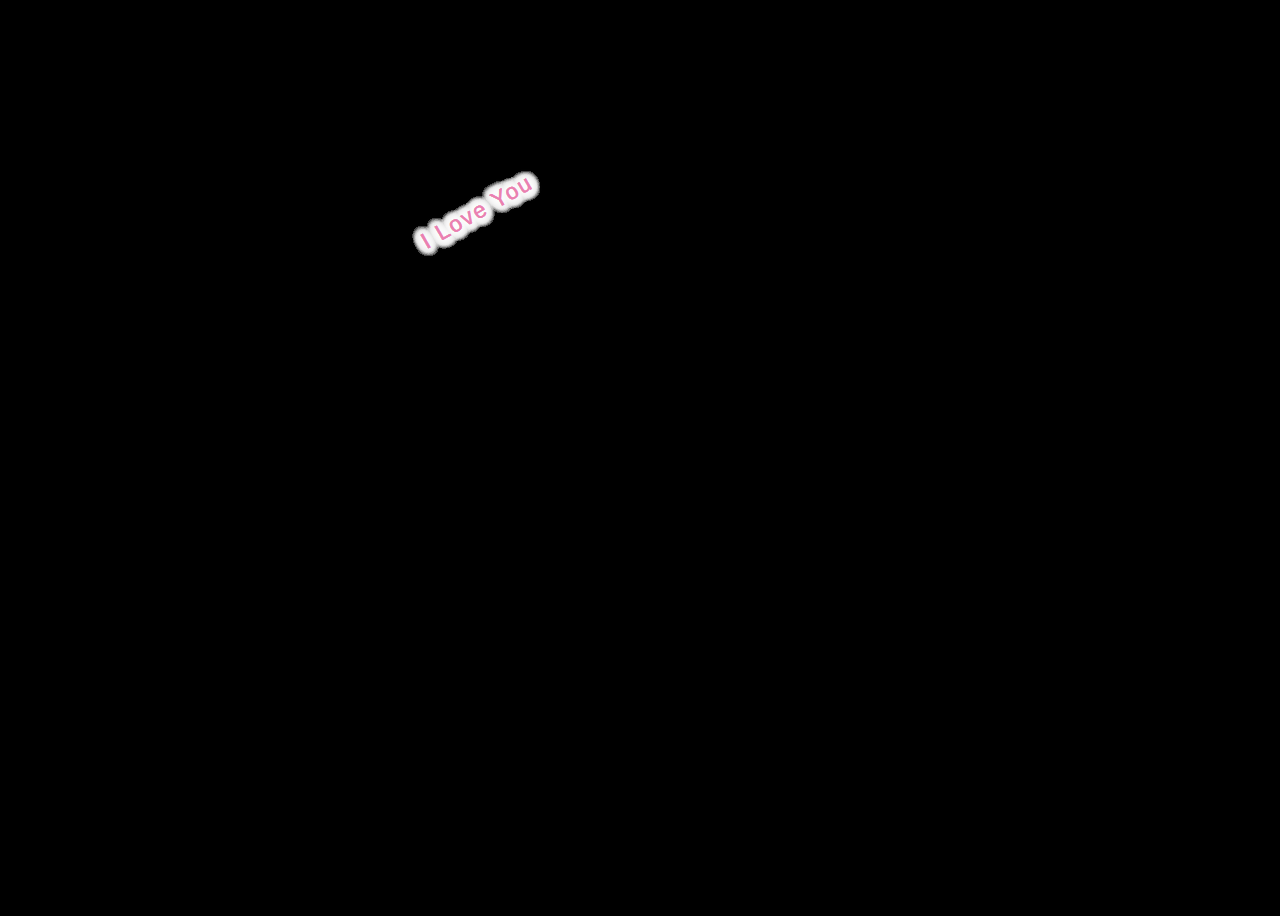
<file: coding-main - Copie/love15/index.html>
<!doctype html>
<html lang="en">
 <head>
  <meta http-equiv="Content-Type" content="text/html; charset=UTF-8"> 
  <link rel="stylesheet" href="styles.css">
  <title>i love you</title> 
 </head> 
 <body mpa-version="9.0.21" mpa-extension-id="ibefaeehajgcpooopoegkifhgecigeeg"> 
  <div id="ui"> 
   <div class="love"> 
    <div class="love_horizontal"> 
     <div class="love_vertical"> 
      <div class="love_word">
       I Love You
      </div> 
     </div> 
    </div> 
   </div> 
   <div class="love"> 
    <div class="love_horizontal"> 
     <div class="love_vertical"> 
      <div class="love_word">
       I Love You
      </div> 
     </div> 
    </div> 
   </div> 
   <div class="love"> 
    <div class="love_horizontal"> 
     <div class="love_vertical"> 
      <div class="love_word">
       I Love You
      </div> 
     </div> 
    </div> 
   </div> 
   <div class="love"> 
    <div class="love_horizontal"> 
     <div class="love_vertical"> 
      <div class="love_word">
       I Love You
      </div> 
     </div> 
    </div> 
   </div> 
   <div class="love"> 
    <div class="love_horizontal"> 
     <div class="love_vertical"> 
      <div class="love_word">
       I Love You
      </div> 
     </div> 
    </div> 
   </div> 
   <div class="love"> 
    <div class="love_horizontal"> 
     <div class="love_vertical"> 
      <div class="love_word">
       I Love You
      </div> 
     </div> 
    </div> 
   </div> 
   <div class="love"> 
    <div class="love_horizontal"> 
     <div class="love_vertical"> 
      <div class="love_word">
       I Love You
      </div> 
     </div> 
    </div> 
   </div> 
   <div class="love"> 
    <div class="love_horizontal"> 
     <div class="love_vertical"> 
      <div class="love_word">
       I Love You
      </div> 
     </div> 
    </div> 
   </div> 
   <div class="love"> 
    <div class="love_horizontal"> 
     <div class="love_vertical"> 
      <div class="love_word">
       I Love You
      </div> 
     </div> 
    </div> 
   </div> 
   <div class="love"> 
    <div class="love_horizontal"> 
     <div class="love_vertical"> 
      <div class="love_word">
       I Love You
      </div> 
     </div> 
    </div> 
   </div> 
   <div class="love"> 
    <div class="love_horizontal"> 
     <div class="love_vertical"> 
      <div class="love_word">
       I Love You
      </div> 
     </div> 
    </div> 
   </div> 
   <div class="love"> 
    <div class="love_horizontal"> 
     <div class="love_vertical"> 
      <div class="love_word">
       I Love You
      </div> 
     </div> 
    </div> 
   </div> 
   <div class="love"> 
    <div class="love_horizontal"> 
     <div class="love_vertical"> 
      <div class="love_word">
       I Love You
      </div> 
     </div> 
    </div> 
   </div> 
   <div class="love"> 
    <div class="love_horizontal"> 
     <div class="love_vertical"> 
      <div class="love_word">
       I Love You
      </div> 
     </div> 
    </div> 
   </div> 
   <div class="love"> 
    <div class="love_horizontal"> 
     <div class="love_vertical"> 
      <div class="love_word">
       I Love You
      </div> 
     </div> 
    </div> 
   </div> 
   <div class="love"> 
    <div class="love_horizontal"> 
     <div class="love_vertical"> 
      <div class="love_word">
       I Love You
      </div> 
     </div> 
    </div> 
   </div> 
   <div class="love"> 
    <div class="love_horizontal"> 
     <div class="love_vertical"> 
      <div class="love_word">
       I Love You
      </div> 
     </div> 
    </div> 
   </div> 
   <div class="love"> 
    <div class="love_horizontal"> 
     <div class="love_vertical"> 
      <div class="love_word">
       I Love You
      </div> 
     </div> 
    </div> 
   </div> 
   <div class="love"> 
    <div class="love_horizontal"> 
     <div class="love_vertical"> 
      <div class="love_word">
       I Love You
      </div> 
     </div> 
    </div> 
   </div> 
   <div class="love"> 
    <div class="love_horizontal"> 
     <div class="love_vertical"> 
      <div class="love_word">
       I Love You
      </div> 
     </div> 
    </div> 
   </div> 
   <div class="love"> 
    <div class="love_horizontal"> 
     <div class="love_vertical"> 
      <div class="love_word">
       I Love You
      </div> 
     </div> 
    </div> 
   </div> 
   <div class="love"> 
    <div class="love_horizontal"> 
     <div class="love_vertical"> 
      <div class="love_word">
       I Love You
      </div> 
     </div> 
    </div> 
   </div> 
   <div class="love"> 
    <div class="love_horizontal"> 
     <div class="love_vertical"> 
      <div class="love_word">
       I Love You
      </div> 
     </div> 
    </div> 
   </div> 
   <div class="love"> 
    <div class="love_horizontal"> 
     <div class="love_vertical"> 
      <div class="love_word">
       I Love You
      </div> 
     </div> 
    </div> 
   </div> 
   <div class="love"> 
    <div class="love_horizontal"> 
     <div class="love_vertical"> 
      <div class="love_word">
       I Love You
      </div> 
     </div> 
    </div> 
   </div> 
   <div class="love"> 
    <div class="love_horizontal"> 
     <div class="love_vertical"> 
      <div class="love_word">
       I Love You
      </div> 
     </div> 
    </div> 
   </div> 
   <div class="love"> 
    <div class="love_horizontal"> 
     <div class="love_vertical"> 
      <div class="love_word">
       I Love You
      </div> 
     </div> 
    </div> 
   </div> 
   <div class="love"> 
    <div class="love_horizontal"> 
     <div class="love_vertical"> 
      <div class="love_word">
       I Love You
      </div> 
     </div> 
    </div> 
   </div> 
   <div class="love"> 
    <div class="love_horizontal"> 
     <div class="love_vertical"> 
      <div class="love_word">
       I Love You
      </div> 
     </div> 
    </div> 
   </div> 
   <div class="love"> 
    <div class="love_horizontal"> 
     <div class="love_vertical"> 
      <div class="love_word">
       I Love You
      </div> 
     </div> 
    </div> 
   </div> 
   <div class="love"> 
    <div class="love_horizontal"> 
     <div class="love_vertical"> 
      <div class="love_word">
       I Love You
      </div> 
     </div> 
    </div> 
   </div> 
   <div class="love"> 
    <div class="love_horizontal"> 
     <div class="love_vertical"> 
      <div class="love_word">
       I Love You
      </div> 
     </div> 
    </div> 
   </div> 
   <div class="love"> 
    <div class="love_horizontal"> 
     <div class="love_vertical"> 
      <div class="love_word">
       I Love You
      </div> 
     </div> 
    </div> 
   </div> 
   <div class="love"> 
    <div class="love_horizontal"> 
     <div class="love_vertical"> 
      <div class="love_word">
       I Love You
      </div> 
     </div> 
    </div> 
   </div> 
   <div class="love"> 
    <div class="love_horizontal"> 
     <div class="love_vertical"> 
      <div class="love_word">
       I Love You
      </div> 
     </div> 
    </div> 
   </div> 
   <div class="love"> 
    <div class="love_horizontal"> 
     <div class="love_vertical"> 
      <div class="love_word">
       I Love You
      </div> 
     </div> 
    </div> 
   </div> 
   <div class="love"> 
    <div class="love_horizontal"> 
     <div class="love_vertical"> 
      <div class="love_word">
       I Love You
      </div> 
     </div> 
    </div> 
   </div> 
   <div class="love"> 
    <div class="love_horizontal"> 
     <div class="love_vertical"> 
      <div class="love_word">
       I Love You
      </div> 
     </div> 
    </div> 
   </div> 
   <div class="love"> 
    <div class="love_horizontal"> 
     <div class="love_vertical"> 
      <div class="love_word">
       I Love You
      </div> 
     </div> 
    </div> 
   </div> 
   <div class="love"> 
    <div class="love_horizontal"> 
     <div class="love_vertical"> 
      <div class="love_word">
       I Love You
      </div> 
     </div> 
    </div> 
   </div> 
   <div class="love"> 
    <div class="love_horizontal"> 
     <div class="love_vertical"> 
      <div class="love_word">
       I Love You
      </div> 
     </div> 
    </div> 
   </div> 
   <div class="love"> 
    <div class="love_horizontal"> 
     <div class="love_vertical"> 
      <div class="love_word">
       I Love You
      </div> 
     </div> 
    </div> 
   </div> 
   <div class="love"> 
    <div class="love_horizontal"> 
     <div class="love_vertical"> 
      <div class="love_word">
       I Love You
      </div> 
     </div> 
    </div> 
   </div> 
   <div class="love"> 
    <div class="love_horizontal"> 
     <div class="love_vertical"> 
      <div class="love_word">
       I Love You
      </div> 
     </div> 
    </div> 
   </div> 
   <div class="love"> 
    <div class="love_horizontal"> 
     <div class="love_vertical"> 
      <div class="love_word">
       I Love You
      </div> 
     </div> 
    </div> 
   </div> 
   <div class="love"> 
    <div class="love_horizontal"> 
     <div class="love_vertical"> 
      <div class="love_word">
       I Love You
      </div> 
     </div> 
    </div> 
   </div> 
   <div class="love"> 
    <div class="love_horizontal"> 
     <div class="love_vertical"> 
      <div class="love_word">
       I Love You
      </div> 
     </div> 
    </div> 
   </div> 
   <div class="love"> 
    <div class="love_horizontal"> 
     <div class="love_vertical"> 
      <div class="love_word">
       I Love You
      </div> 
     </div> 
    </div> 
   </div> 
   <div class="love"> 
    <div class="love_horizontal"> 
     <div class="love_vertical"> 
      <div class="love_word">
       I Love You
      </div> 
     </div> 
    </div> 
   </div> 
   <div class="love"> 
    <div class="love_horizontal"> 
     <div class="love_vertical"> 
      <div class="love_word">
       I Love You
      </div> 
     </div> 
    </div> 
   </div> 
   <div class="love"> 
    <div class="love_horizontal"> 
     <div class="love_vertical"> 
      <div class="love_word">
       I Love You
      </div> 
     </div> 
    </div> 
   </div> 
   <div class="love"> 
    <div class="love_horizontal"> 
     <div class="love_vertical"> 
      <div class="love_word">
       I Love You
      </div> 
     </div> 
    </div> 
   </div> 
   <div class="love"> 
    <div class="love_horizontal"> 
     <div class="love_vertical"> 
      <div class="love_word">
       I Love You
      </div> 
     </div> 
    </div> 
   </div> 
   <div class="love"> 
    <div class="love_horizontal"> 
     <div class="love_vertical"> 
      <div class="love_word">
       I Love You
      </div> 
     </div> 
    </div> 
   </div> 
   <div class="love"> 
    <div class="love_horizontal"> 
     <div class="love_vertical"> 
      <div class="love_word">
       I Love You
      </div> 
     </div> 
    </div> 
   </div> 
   <div class="love"> 
    <div class="love_horizontal"> 
     <div class="love_vertical"> 
      <div class="love_word">
       I Love You
      </div> 
     </div> 
    </div> 
   </div> 
   <div class="love"> 
    <div class="love_horizontal"> 
     <div class="love_vertical"> 
      <div class="love_word">
       I Love You
      </div> 
     </div> 
    </div> 
   </div> 
   <div class="love"> 
    <div class="love_horizontal"> 
     <div class="love_vertical"> 
      <div class="love_word">
       I Love You
      </div> 
     </div> 
    </div> 
   </div> 
   <div class="love"> 
    <div class="love_horizontal"> 
     <div class="love_vertical"> 
      <div class="love_word">
       I Love You
      </div> 
     </div> 
    </div> 
   </div> 
   <div class="love"> 
    <div class="love_horizontal"> 
     <div class="love_vertical"> 
      <div class="love_word">
       I Love You
      </div> 
     </div> 
    </div> 
   </div> 
   <div class="love"> 
    <div class="love_horizontal"> 
     <div class="love_vertical"> 
      <div class="love_word">
       I Love You
      </div> 
     </div> 
    </div> 
   </div> 
   <div class="love"> 
    <div class="love_horizontal"> 
     <div class="love_vertical"> 
      <div class="love_word">
       I Love You
      </div> 
     </div> 
    </div> 
   </div> 
   <div class="love"> 
    <div class="love_horizontal"> 
     <div class="love_vertical"> 
      <div class="love_word">
       I Love You
      </div> 
     </div> 
    </div> 
   </div> 
   <div class="love"> 
    <div class="love_horizontal"> 
     <div class="love_vertical"> 
      <div class="love_word">
       I Love You
      </div> 
     </div> 
    </div> 
   </div> 
   <div class="love"> 
    <div class="love_horizontal"> 
     <div class="love_vertical"> 
      <div class="love_word">
       I Love You
      </div> 
     </div> 
    </div> 
   </div> 
   <div class="love"> 
    <div class="love_horizontal"> 
     <div class="love_vertical"> 
      <div class="love_word">
       I Love You
      </div> 
     </div> 
    </div> 
   </div> 
   <div class="love"> 
    <div class="love_horizontal"> 
     <div class="love_vertical"> 
      <div class="love_word">
       I Love You
      </div> 
     </div> 
    </div> 
   </div> 
   <div class="love"> 
    <div class="love_horizontal"> 
     <div class="love_vertical"> 
      <div class="love_word">
       I Love You
      </div> 
     </div> 
    </div> 
   </div> 
   <div class="love"> 
    <div class="love_horizontal"> 
     <div class="love_vertical"> 
      <div class="love_word">
       I Love You
      </div> 
     </div> 
    </div> 
   </div> 
   <div class="love"> 
    <div class="love_horizontal"> 
     <div class="love_vertical"> 
      <div class="love_word">
     </div> 
     </div> 
    </div> 
   </div> 
  </div> 
</body>
</html>
</file>
<file: 3/dist/style.css>
* {
    padding: 0;
    margin: 0;
    box-sizing: border-box;
    font-family: "Poppins", sans-serif;
  }
  body {
    background-color: #262433;
  }
  .container {
    width: 31.25em;
    background-color: #f8f8f8;
    padding: 1.4em 3.75em;
    position: absolute;
    transform: translate(-50%, -50%);
    top: 50%;
    left: 50%;
    border-radius: 0.7em;
    box-shadow: 0 1em 4em rgba(212, 234, 255, 0.2);
  }
  h2{
    text-align: center;
    font-size: 32px;
    margin-bottom: 30px;
    color: lightblack;
  }
  input,
  #submit {
    border: none;
    outline: none;
    display: block;
  }
  input {
    width: 100%;
    background-color: transparent;
    margin-bottom: 2em;
    font-size: 20px;
    padding: 1em 0 0.5em 0.5em;
    border-bottom: 2px solid #202020;
  }
  #submit {
    position: relative;
    left: 0;
    font-size: 1.1em;
    width: 7em;
    background-color: #3492eb;
    color: white;
    padding: 0.8em 0;
    margin-top: 2em;
    border-radius: 0.3em;
  }
  #message-ref {
    font-size: 0.9em;
    margin-top: 1.5em;
    color: #34bd34;
    visibility: hidden;
  }
</file>
<file: coding-main - Copie/confess2/styles/main.css>
html, body {
  height: 100%;
  margin: 0;
  font-family: 'Arial', sans-serif;
  -webkit-user-select: none;
  -ms-user-select: none;
  user-select: none;
}

.bg_heart {
  position: relative;
  top: 0;
  left: 0;
  width: 100%;
  height: 100%;
  overflow: hidden;
  cursor: pointer;
}

.heart {
  position: absolute;
  top: -50%;
  transform: rotate(-45deg);
}

.heart:before,
.heart:after {
  position: absolute;
  display: block;
  content: "";
  width: 100%;
  height: 100%;
  background: inherit;
  border-radius: 100%;
}

.heart:before {
  top: -50%;
  left: 0;
}

.heart:after {
  top: 0;
  right: -50%;
}

@keyframes love {
  0% {
      top: 110%;
  }
}

.message {
  position: fixed;
  top: 50%;
  left: 50%;
  transform: translate(-50%, -50%);
  color: #ff4d6d;
  font-size: 2em;
  text-align: center;
  text-shadow: 2px 2px 4px rgba(0, 0, 0, 0.2);
  z-index: 1000;
  width: 80%;
  padding: 20px;
  background-color: rgba(255, 255, 255, 0);
  border-radius: 15px;
  pointer-events: none;
}

.next-button {
  display: none;
  position: fixed;
  bottom: 50px;
  left: 50%;
  transform: translateX(-50%);
  padding: 15px 30px;
  background-color: #ff4d6d;
  color: white;
  border: none;
  border-radius: 25px;
  font-size: 1.2em;
  cursor: pointer;
  z-index: 1000;
  transition: all 0.3s ease;
  box-shadow: 0 4px 15px rgba(0,0,0,0.2);
}

.next-button:hover {
  background-color: #ff3357;
  transform: translateX(-50%) scale(1.05);
}

@media (max-width: 600px) {
  .message {
    font-size: 1.5em; 
    padding: 10px; 
  }

  .next-button {
    padding: 10px 20px; 
    font-size: 1em; 
  }
}

@media (min-width: 601px) and (max-width: 1024px) {
  .message {
    font-size: 2.0em;
    padding: 15px;
  }

  .next-button {
    padding: 12px 25px; 
    font-size: 1.1em; 
  }
}

@media (min-width: 1025px) {
  .message {
    font-size: 3em; 
    padding: 20px; 
  }

  .next-button {
    padding: 15px 30px; 
    font-size: 1.2em; 
  }
}
</file>
<file: coding-main - Copie/flower 2/style.css>
body {
  background: #FFF;
}

svg {
  overflow: visible;
}

.main-svg {
  width: 100%;
  height: 95%;
}

.container {
  position: absolute;
  top: 0;
  right: 0;
  bottom: 0;
  left: 0;
}

.boundary {
  fill: none;
}

.petals-group {
  transform-origin: 60px 400px;
  animation: spin-full 20s infinite;
}

.petal-group {
  transform-origin: 60px 415px;
}
.petal-group:nth-of-type(15n+1) {
  transform: rotate(24deg);
  color: hsl(76.8, 95%, 60%);
}
.petal-group:nth-of-type(15n+2) {
  transform: rotate(48deg);
  color: hsl(153.6, 95%, 60%);
}
.petal-group:nth-of-type(15n+3) {
  transform: rotate(72deg);
  color: hsl(230.4, 95%, 60%);
}
.petal-group:nth-of-type(15n+4) {
  transform: rotate(96deg);
  color: hsl(307.2, 95%, 60%);
}
.petal-group:nth-of-type(15n+5) {
  transform: rotate(120deg);
  color: hsl(24, 95%, 60%);
}
.petal-group:nth-of-type(15n+6) {
  transform: rotate(144deg);
  color: hsl(100.8, 95%, 60%);
}
.petal-group:nth-of-type(15n+7) {
  transform: rotate(168deg);
  color: hsl(177.6, 95%, 60%);
}
.petal-group:nth-of-type(15n+8) {
  transform: rotate(192deg);
  color: hsl(254.4, 95%, 60%);
}
.petal-group:nth-of-type(15n+9) {
  transform: rotate(216deg);
  color: hsl(331.2, 95%, 60%);
}
.petal-group:nth-of-type(15n+10) {
  transform: rotate(240deg);
  color: hsl(48, 95%, 60%);
}
.petal-group:nth-of-type(15n+11) {
  transform: rotate(264deg);
  color: hsl(124.8, 95%, 60%);
}
.petal-group:nth-of-type(15n+12) {
  transform: rotate(288deg);
  color: hsl(201.6, 95%, 60%);
}
.petal-group:nth-of-type(15n+13) {
  transform: rotate(312deg);
  color: hsl(278.4, 95%, 60%);
}
.petal-group:nth-of-type(15n+14) {
  transform: rotate(336deg);
  color: hsl(355.2, 95%, 60%);
}
.petal-group:nth-of-type(15n+15) {
  transform: rotate(360deg);
  color: hsl(72, 95%, 60%);
}

.petal-group use {
  fill: currentColor;
  transform-origin: 60px 250px;
  -webkit-mask: url(#petal-mask);
          mask: url(#petal-mask);
  animation: spin-full 5s infinite;
}

@keyframes spin-full {
  100% {
    transform: rotate(360deg);
  }
}
</file>
<file: coding-main - Copie/kalkulator 2/styles.css>
body {
    display: flex;
    justify-content: center;
    align-items: center;
    height: 100vh;
    background-color: #f0f0f0;
    margin: 0;
}

.calculator {
    background-color: white;
    padding: 20px;
    border-radius: 10px;
    box-shadow: 0 0 10px rgba(0, 0, 0, 0.1);
}

#display {
    width: 100%;
    height: 40px;
    margin-bottom: 10px;
    text-align: right;
    font-size: 24px;
    padding: 10px;
    box-sizing: border-box;
}

.buttons {
    display: grid;
    grid-template-columns: repeat(4, 1fr);
    gap: 10px;
}

button {
    height: 50px;
    font-size: 18px;
    background-color: #e0e0e0;
    border: none;
    border-radius: 5px;
    cursor: pointer;
}

button:active {
    background-color: #d0d0d0;
}
</file>
<file: coding-main - Copie/love10/style.css>
body
{ 
  padding: 0;
  margin: 0;
}
</file>
<file: coding-main - Copie/love12/styles.css>
body {background: rgb(237, 151, 104);}

.heart {
  position: absolute;
  left: 50%;
  top: 50%;
  width: 24px;
	height: 24px;
  clip-path: path("M12 4.248c-3.148-5.402-12-3.825-12 2.944 0 4.661 5.571 9.427 12 15.808 6.43-6.381 12-11.147 12-15.808 0-6.792-8.875-8.306-12-2.944z");
}

.h0 {
  background: #ffcccc;
	transform: scale(150);
  animation: move0 linear 2s 0s infinite;
}

.h1 {
  background: #ff6666;
	transform: scale(90);
  animation: move1 linear 2s 0s infinite;
}

.h2 {
  background: #cc0000;
	transform: scale(60);
  animation: move2 linear 2s 0s infinite;
}

.h3 {
	background: #ffcccc;
	transform: scale(40);
  animation: move3 linear 2s 0s infinite;
}

.h4 {
  background: #ff6666;
	transform: scale(20);
  animation: move4 linear 2s 0s infinite;
}

.h5 {
  background: #cc0000;
	transform: scale(5);
  animation: move5 linear 2s 0s infinite;
}

.h6 {
	background: #ffcccc;
	transform: scale(.1);
  animation: move6 linear 2s 0s infinite;
}

@keyframes move0 {
  to {
    transform: scale(180);
    background: #cc0000;
  }
}

@keyframes move1 {
  to {
    transform: scale(150);
    background: #ffcccc;
  }
}

@keyframes move2 {
  to {
    transform: scale(90);
    background: #ff6666;
  }
}

@keyframes move3 {
  to {
    transform: scale(60);
    background: #cc0000;
  }
}

@keyframes move4 {
  to {
    transform: scale(40);
    background: #ffcccc;
  }
}

@keyframes move5 {
  to {
    transform: scale(20);
    background: #ff6666;
  }
}

@keyframes move6 {
  to {
    transform: scale(5);
    background: #cc0000;
  }
}
</file>
<file: coding-main - Copie/love15/styles.css>
#btn-make {
  bottom: 200px;
  right: 30px;
  background-color: rgba(0, 0, 0, 0.3);
}
.div_btn {
  position: fixed;
  cursor: pointer;
  width: 55px;
  height: 55px;
  border: 3px solid #fff;
  border-radius: 50%;
  font-size: 2em;
  line-height: 58px;
  text-align: center;
  z-index: 999;
}
#div_support {
  bottom: 80px;
  right: 20px;
  background-color: rgba(0, 0, 0, 0.3);
}
body {
  background: #000;
  height: 100vh;
  overflow: hidden;
}

#ui .love {
  position: absolute;
  top: 50%;
  left: 50%;
  margin: -225px 0 0 -225px;
}
#ui .love:last-child .love_word {
  color: #fff;
  font-size: 2rem;
  text-shadow: 0 0 10px #ea80b0;
}
#ui .love_word {
  color: #ea80b0;
  font-size: 1.4rem;
  transform: translateY(-100%) rotateZ(-30deg);
  font-family: "Dosis", sans-serif;
  text-shadow: 0 0 10px #fff;
  letter-spacing: 2px;
}
#ui .love_horizontal {
  animation: horizontal 10000ms infinite alternate ease-in-out;
}
#ui .love_vertical {
  animation: vertical 20000ms infinite linear;
}
#ui .love:nth-child(1) .love_horizontal {
  animation-delay: -300ms;
}
#ui .love:nth-child(1) .love_vertical {
  animation-delay: -300ms;
}
#ui .love:nth-child(2) .love_horizontal {
  animation-delay: -600ms;
}
#ui .love:nth-child(2) .love_vertical {
  animation-delay: -600ms;
}
#ui .love:nth-child(3) .love_horizontal {
  animation-delay: -900ms;
}
#ui .love:nth-child(3) .love_vertical {
  animation-delay: -900ms;
}
#ui .love:nth-child(4) .love_horizontal {
  animation-delay: -1200ms;
}
#ui .love:nth-child(4) .love_vertical {
  animation-delay: -1200ms;
}
#ui .love:nth-child(5) .love_horizontal {
  animation-delay: -1500ms;
}
#ui .love:nth-child(5) .love_vertical {
  animation-delay: -1500ms;
}
#ui .love:nth-child(6) .love_horizontal {
  animation-delay: -1800ms;
}
#ui .love:nth-child(6) .love_vertical {
  animation-delay: -1800ms;
}
#ui .love:nth-child(7) .love_horizontal {
  animation-delay: -2100ms;
}
#ui .love:nth-child(7) .love_vertical {
  animation-delay: -2100ms;
}
#ui .love:nth-child(8) .love_horizontal {
  animation-delay: -2400ms;
}
#ui .love:nth-child(8) .love_vertical {
  animation-delay: -2400ms;
}
#ui .love:nth-child(9) .love_horizontal {
  animation-delay: -2700ms;
}
#ui .love:nth-child(9) .love_vertical {
  animation-delay: -2700ms;
}
#ui .love:nth-child(10) .love_horizontal {
  animation-delay: -3000ms;
}
#ui .love:nth-child(10) .love_vertical {
  animation-delay: -3000ms;
}
#ui .love:nth-child(11) .love_horizontal {
  animation-delay: -3300ms;
}
#ui .love:nth-child(11) .love_vertical {
  animation-delay: -3300ms;
}
#ui .love:nth-child(12) .love_horizontal {
  animation-delay: -3600ms;
}
#ui .love:nth-child(12) .love_vertical {
  animation-delay: -3600ms;
}
#ui .love:nth-child(13) .love_horizontal {
  animation-delay: -3900ms;
}
#ui .love:nth-child(13) .love_vertical {
  animation-delay: -3900ms;
}
#ui .love:nth-child(14) .love_horizontal {
  animation-delay: -4200ms;
}
#ui .love:nth-child(14) .love_vertical {
  animation-delay: -4200ms;
}
#ui .love:nth-child(15) .love_horizontal {
  animation-delay: -4500ms;
}
#ui .love:nth-child(15) .love_vertical {
  animation-delay: -4500ms;
}
#ui .love:nth-child(16) .love_horizontal {
  animation-delay: -4800ms;
}
#ui .love:nth-child(16) .love_vertical {
  animation-delay: -4800ms;
}
#ui .love:nth-child(17) .love_horizontal {
  animation-delay: -5100ms;
}
#ui .love:nth-child(17) .love_vertical {
  animation-delay: -5100ms;
}
#ui .love:nth-child(18) .love_horizontal {
  animation-delay: -5400ms;
}
#ui .love:nth-child(18) .love_vertical {
  animation-delay: -5400ms;
}
#ui .love:nth-child(19) .love_horizontal {
  animation-delay: -5700ms;
}
#ui .love:nth-child(19) .love_vertical {
  animation-delay: -5700ms;
}
#ui .love:nth-child(20) .love_horizontal {
  animation-delay: -6000ms;
}
#ui .love:nth-child(20) .love_vertical {
  animation-delay: -6000ms;
}
#ui .love:nth-child(21) .love_horizontal {
  animation-delay: -6300ms;
}
#ui .love:nth-child(21) .love_vertical {
  animation-delay: -6300ms;
}
#ui .love:nth-child(22) .love_horizontal {
  animation-delay: -6600ms;
}
#ui .love:nth-child(22) .love_vertical {
  animation-delay: -6600ms;
}
#ui .love:nth-child(23) .love_horizontal {
  animation-delay: -6900ms;
}
#ui .love:nth-child(23) .love_vertical {
  animation-delay: -6900ms;
}
#ui .love:nth-child(24) .love_horizontal {
  animation-delay: -7200ms;
}
#ui .love:nth-child(24) .love_vertical {
  animation-delay: -7200ms;
}
#ui .love:nth-child(25) .love_horizontal {
  animation-delay: -7500ms;
}
#ui .love:nth-child(25) .love_vertical {
  animation-delay: -7500ms;
}
#ui .love:nth-child(26) .love_horizontal {
  animation-delay: -7800ms;
}
#ui .love:nth-child(26) .love_vertical {
  animation-delay: -7800ms;
}
#ui .love:nth-child(27) .love_horizontal {
  animation-delay: -8100ms;
}
#ui .love:nth-child(27) .love_vertical {
  animation-delay: -8100ms;
}
#ui .love:nth-child(28) .love_horizontal {
  animation-delay: -8400ms;
}
#ui .love:nth-child(28) .love_vertical {
  animation-delay: -8400ms;
}
#ui .love:nth-child(29) .love_horizontal {
  animation-delay: -8700ms;
}
#ui .love:nth-child(29) .love_vertical {
  animation-delay: -8700ms;
}
#ui .love:nth-child(30) .love_horizontal {
  animation-delay: -9000ms;
}
#ui .love:nth-child(30) .love_vertical {
  animation-delay: -9000ms;
}
#ui .love:nth-child(31) .love_horizontal {
  animation-delay: -9300ms;
}
#ui .love:nth-child(31) .love_vertical {
  animation-delay: -9300ms;
}
#ui .love:nth-child(32) .love_horizontal {
  animation-delay: -9600ms;
}
#ui .love:nth-child(32) .love_vertical {
  animation-delay: -9600ms;
}
#ui .love:nth-child(33) .love_horizontal {
  animation-delay: -9900ms;
}
#ui .love:nth-child(33) .love_vertical {
  animation-delay: -9900ms;
}
#ui .love:nth-child(34) .love_horizontal {
  animation-delay: -10200ms;
}
#ui .love:nth-child(34) .love_vertical {
  animation-delay: -10200ms;
}
#ui .love:nth-child(35) .love_horizontal {
  animation-delay: -10500ms;
}
#ui .love:nth-child(35) .love_vertical {
  animation-delay: -10500ms;
}
#ui .love:nth-child(36) .love_horizontal {
  animation-delay: -10800ms;
}
#ui .love:nth-child(36) .love_vertical {
  animation-delay: -10800ms;
}
#ui .love:nth-child(37) .love_horizontal {
  animation-delay: -11100ms;
}
#ui .love:nth-child(37) .love_vertical {
  animation-delay: -11100ms;
}
#ui .love:nth-child(38) .love_horizontal {
  animation-delay: -11400ms;
}
#ui .love:nth-child(38) .love_vertical {
  animation-delay: -11400ms;
}
#ui .love:nth-child(39) .love_horizontal {
  animation-delay: -11700ms;
}
#ui .love:nth-child(39) .love_vertical {
  animation-delay: -11700ms;
}
#ui .love:nth-child(40) .love_horizontal {
  animation-delay: -12000ms;
}
#ui .love:nth-child(40) .love_vertical {
  animation-delay: -12000ms;
}
#ui .love:nth-child(41) .love_horizontal {
  animation-delay: -12300ms;
}
#ui .love:nth-child(41) .love_vertical {
  animation-delay: -12300ms;
}
#ui .love:nth-child(42) .love_horizontal {
  animation-delay: -12600ms;
}
#ui .love:nth-child(42) .love_vertical {
  animation-delay: -12600ms;
}
#ui .love:nth-child(43) .love_horizontal {
  animation-delay: -12900ms;
}
#ui .love:nth-child(43) .love_vertical {
  animation-delay: -12900ms;
}
#ui .love:nth-child(44) .love_horizontal {
  animation-delay: -13200ms;
}
#ui .love:nth-child(44) .love_vertical {
  animation-delay: -13200ms;
}
#ui .love:nth-child(45) .love_horizontal {
  animation-delay: -13500ms;
}
#ui .love:nth-child(45) .love_vertical {
  animation-delay: -13500ms;
}
#ui .love:nth-child(46) .love_horizontal {
  animation-delay: -13800ms;
}
#ui .love:nth-child(46) .love_vertical {
  animation-delay: -13800ms;
}
#ui .love:nth-child(47) .love_horizontal {
  animation-delay: -14100ms;
}
#ui .love:nth-child(47) .love_vertical {
  animation-delay: -14100ms;
}
#ui .love:nth-child(48) .love_horizontal {
  animation-delay: -14400ms;
}
#ui .love:nth-child(48) .love_vertical {
  animation-delay: -14400ms;
}
#ui .love:nth-child(49) .love_horizontal {
  animation-delay: -14700ms;
}
#ui .love:nth-child(49) .love_vertical {
  animation-delay: -14700ms;
}
#ui .love:nth-child(50) .love_horizontal {
  animation-delay: -15000ms;
}
#ui .love:nth-child(50) .love_vertical {
  animation-delay: -15000ms;
}
#ui .love:nth-child(51) .love_horizontal {
  animation-delay: -15300ms;
}
#ui .love:nth-child(51) .love_vertical {
  animation-delay: -15300ms;
}
#ui .love:nth-child(52) .love_horizontal {
  animation-delay: -15600ms;
}
#ui .love:nth-child(52) .love_vertical {
  animation-delay: -15600ms;
}
#ui .love:nth-child(53) .love_horizontal {
  animation-delay: -15900ms;
}
#ui .love:nth-child(53) .love_vertical {
  animation-delay: -15900ms;
}
#ui .love:nth-child(54) .love_horizontal {
  animation-delay: -16200ms;
}
#ui .love:nth-child(54) .love_vertical {
  animation-delay: -16200ms;
}
#ui .love:nth-child(55) .love_horizontal {
  animation-delay: -16500ms;
}
#ui .love:nth-child(55) .love_vertical {
  animation-delay: -16500ms;
}
#ui .love:nth-child(56) .love_horizontal {
  animation-delay: -16800ms;
}
#ui .love:nth-child(56) .love_vertical {
  animation-delay: -16800ms;
}
#ui .love:nth-child(57) .love_horizontal {
  animation-delay: -17100ms;
}
#ui .love:nth-child(57) .love_vertical {
  animation-delay: -17100ms;
}
#ui .love:nth-child(58) .love_horizontal {
  animation-delay: -17400ms;
}
#ui .love:nth-child(58) .love_vertical {
  animation-delay: -17400ms;
}
#ui .love:nth-child(59) .love_horizontal {
  animation-delay: -17700ms;
}
#ui .love:nth-child(59) .love_vertical {
  animation-delay: -17700ms;
}
#ui .love:nth-child(60) .love_horizontal {
  animation-delay: -18000ms;
}
#ui .love:nth-child(60) .love_vertical {
  animation-delay: -18000ms;
}
#ui .love:nth-child(61) .love_horizontal {
  animation-delay: -18300ms;
}
#ui .love:nth-child(61) .love_vertical {
  animation-delay: -18300ms;
}
#ui .love:nth-child(62) .love_horizontal {
  animation-delay: -18600ms;
}
#ui .love:nth-child(62) .love_vertical {
  animation-delay: -18600ms;
}
#ui .love:nth-child(63) .love_horizontal {
  animation-delay: -18900ms;
}
#ui .love:nth-child(63) .love_vertical {
  animation-delay: -18900ms;
}
#ui .love:nth-child(64) .love_horizontal {
  animation-delay: -19200ms;
}
#ui .love:nth-child(64) .love_vertical {
  animation-delay: -19200ms;
}
#ui .love:nth-child(65) .love_horizontal {
  animation-delay: -19500ms;
}
#ui .love:nth-child(65) .love_vertical {
  animation-delay: -19500ms;
}
#ui .love:nth-child(66) .love_horizontal {
  animation-delay: -19800ms;
}
#ui .love:nth-child(66) .love_vertical {
  animation-delay: -19800ms;
}
#ui .love:nth-child(67) .love_horizontal {
  animation-delay: -20100ms;
}
#ui .love:nth-child(67) .love_vertical {
  animation-delay: -20100ms;
}
#ui .love:nth-child(68) .love_horizontal {
  animation-delay: -20400ms;
}
#ui .love:nth-child(68) .love_vertical {
  animation-delay: -20400ms;
}
#ui .love:nth-child(69) .love_horizontal {
  animation-delay: -20700ms;
}
#ui .love:nth-child(69) .love_vertical {
  animation-delay: -20700ms;
}
#ui .love:nth-child(70) .love_horizontal {
  animation-delay: -21000ms;
}
#ui .love:nth-child(70) .love_vertical {
  animation-delay: -21000ms;
}
#ui .love:nth-child(71) .love_horizontal {
  animation-delay: -21300ms;
}
#ui .love:nth-child(71) .love_vertical {
  animation-delay: -21300ms;
}
#ui .love:nth-child(72) .love_horizontal {
  animation-delay: -21600ms;
}
#ui .love:nth-child(72) .love_vertical {
  animation-delay: -21600ms;
}
#ui .love:nth-child(73) .love_horizontal {
  animation-delay: -21900ms;
}
#ui .love:nth-child(73) .love_vertical {
  animation-delay: -21900ms;
}
#ui .love:nth-child(74) .love_horizontal {
  animation-delay: -22200ms;
}
#ui .love:nth-child(74) .love_vertical {
  animation-delay: -22200ms;
}
#ui .love:nth-child(75) .love_horizontal {
  animation-delay: -22500ms;
}
#ui .love:nth-child(75) .love_vertical {
  animation-delay: -22500ms;
}
#ui .love:nth-child(76) .love_horizontal {
  animation-delay: -22800ms;
}
#ui .love:nth-child(76) .love_vertical {
  animation-delay: -22800ms;
}
#ui .love:nth-child(77) .love_horizontal {
  animation-delay: -23100ms;
}
#ui .love:nth-child(77) .love_vertical {
  animation-delay: -23100ms;
}
#ui .love:nth-child(78) .love_horizontal {
  animation-delay: -23400ms;
}
#ui .love:nth-child(78) .love_vertical {
  animation-delay: -23400ms;
}
#ui .love:nth-child(79) .love_horizontal {
  animation-delay: -23700ms;
}
#ui .love:nth-child(79) .love_vertical {
  animation-delay: -23700ms;
}
#ui .love:nth-child(80) .love_horizontal {
  animation-delay: -24000ms;
}
#ui .love:nth-child(80) .love_vertical {
  animation-delay: -24000ms;
}
#ui .love:nth-child(81) .love_horizontal {
  animation-delay: -24300ms;
}
#ui .love:nth-child(81) .love_vertical {
  animation-delay: -24300ms;
}
#ui .love:nth-child(82) .love_horizontal {
  animation-delay: -24600ms;
}
#ui .love:nth-child(82) .love_vertical {
  animation-delay: -24600ms;
}
#ui .love:nth-child(83) .love_horizontal {
  animation-delay: -24900ms;
}
#ui .love:nth-child(83) .love_vertical {
  animation-delay: -24900ms;
}
#ui .love:nth-child(84) .love_horizontal {
  animation-delay: -25200ms;
}
#ui .love:nth-child(84) .love_vertical {
  animation-delay: -25200ms;
}
#ui .love:nth-child(85) .love_horizontal {
  animation-delay: -25500ms;
}
#ui .love:nth-child(85) .love_vertical {
  animation-delay: -25500ms;
}
#ui .love:nth-child(86) .love_horizontal {
  animation-delay: -25800ms;
}
#ui .love:nth-child(86) .love_vertical {
  animation-delay: -25800ms;
}
#ui .love:nth-child(87) .love_horizontal {
  animation-delay: -26100ms;
}
#ui .love:nth-child(87) .love_vertical {
  animation-delay: -26100ms;
}
#ui .love:nth-child(88) .love_horizontal {
  animation-delay: -26400ms;
}
#ui .love:nth-child(88) .love_vertical {
  animation-delay: -26400ms;
}
#ui .love:nth-child(89) .love_horizontal {
  animation-delay: -26700ms;
}
#ui .love:nth-child(89) .love_vertical {
  animation-delay: -26700ms;
}
#ui .love:nth-child(90) .love_horizontal {
  animation-delay: -27000ms;
}
#ui .love:nth-child(90) .love_vertical {
  animation-delay: -27000ms;
}
#ui .love:nth-child(91) .love_horizontal {
  animation-delay: -27300ms;
}
#ui .love:nth-child(91) .love_vertical {
  animation-delay: -27300ms;
}
#ui .love:nth-child(92) .love_horizontal {
  animation-delay: -27600ms;
}
#ui .love:nth-child(92) .love_vertical {
  animation-delay: -27600ms;
}
#ui .love:nth-child(93) .love_horizontal {
  animation-delay: -27900ms;
}
#ui .love:nth-child(93) .love_vertical {
  animation-delay: -27900ms;
}
#ui .love:nth-child(94) .love_horizontal {
  animation-delay: -28200ms;
}
#ui .love:nth-child(94) .love_vertical {
  animation-delay: -28200ms;
}
#ui .love:nth-child(95) .love_horizontal {
  animation-delay: -28500ms;
}
#ui .love:nth-child(95) .love_vertical {
  animation-delay: -28500ms;
}
#ui .love:nth-child(96) .love_horizontal {
  animation-delay: -28800ms;
}
#ui .love:nth-child(96) .love_vertical {
  animation-delay: -28800ms;
}
#ui .love:nth-child(97) .love_horizontal {
  animation-delay: -29100ms;
}
#ui .love:nth-child(97) .love_vertical {
  animation-delay: -29100ms;
}
#ui .love:nth-child(98) .love_horizontal {
  animation-delay: -29400ms;
}
#ui .love:nth-child(98) .love_vertical {
  animation-delay: -29400ms;
}
#ui .love:nth-child(99) .love_horizontal {
  animation-delay: -29700ms;
}
#ui .love:nth-child(99) .love_vertical {
  animation-delay: -29700ms;
}
#ui .love:nth-child(100) .love_horizontal {
  animation-delay: -30000ms;
}
#ui .love:nth-child(100) .love_vertical {
  animation-delay: -30000ms;
}

@keyframes horizontal {
  from {
    transform: translateX(0px);
  }
  to {
    transform: translateX(450px);
  }
}
@keyframes vertical {
  0% {
    transform: translateY(180px);
  }
  10% {
    transform: translateY(45px);
  }
  15% {
    transform: translateY(4.5px);
  }
  18% {
    transform: translateY(0px);
  }
  20% {
    transform: translateY(4.5px);
  }
  22% {
    transform: translateY(34.61538px);
  }
  24% {
    transform: translateY(64.28571px);
  }
  25% {
    transform: translateY(112.5px);
  }
  26% {
    transform: translateY(64.28571px);
  }
  28% {
    transform: translateY(34.61538px);
  }
  30% {
    transform: translateY(4.5px);
  }
  32% {
    transform: translateY(0px);
  }
  35% {
    transform: translateY(4.5px);
  }
  40% {
    transform: translateY(45px);
  }
  50% {
    transform: translateY(180px);
  }
  71% {
    transform: translateY(428.57143px);
  }
  72.5% {
    transform: translateY(441.17647px);
  }
  75% {
    transform: translateY(450px);
  }
  77.5% {
    transform: translateY(441.17647px);
  }
  79% {
    transform: translateY(428.57143px);
  }
  100% {
    transform: translateY(180px);
  }
}
</file>
